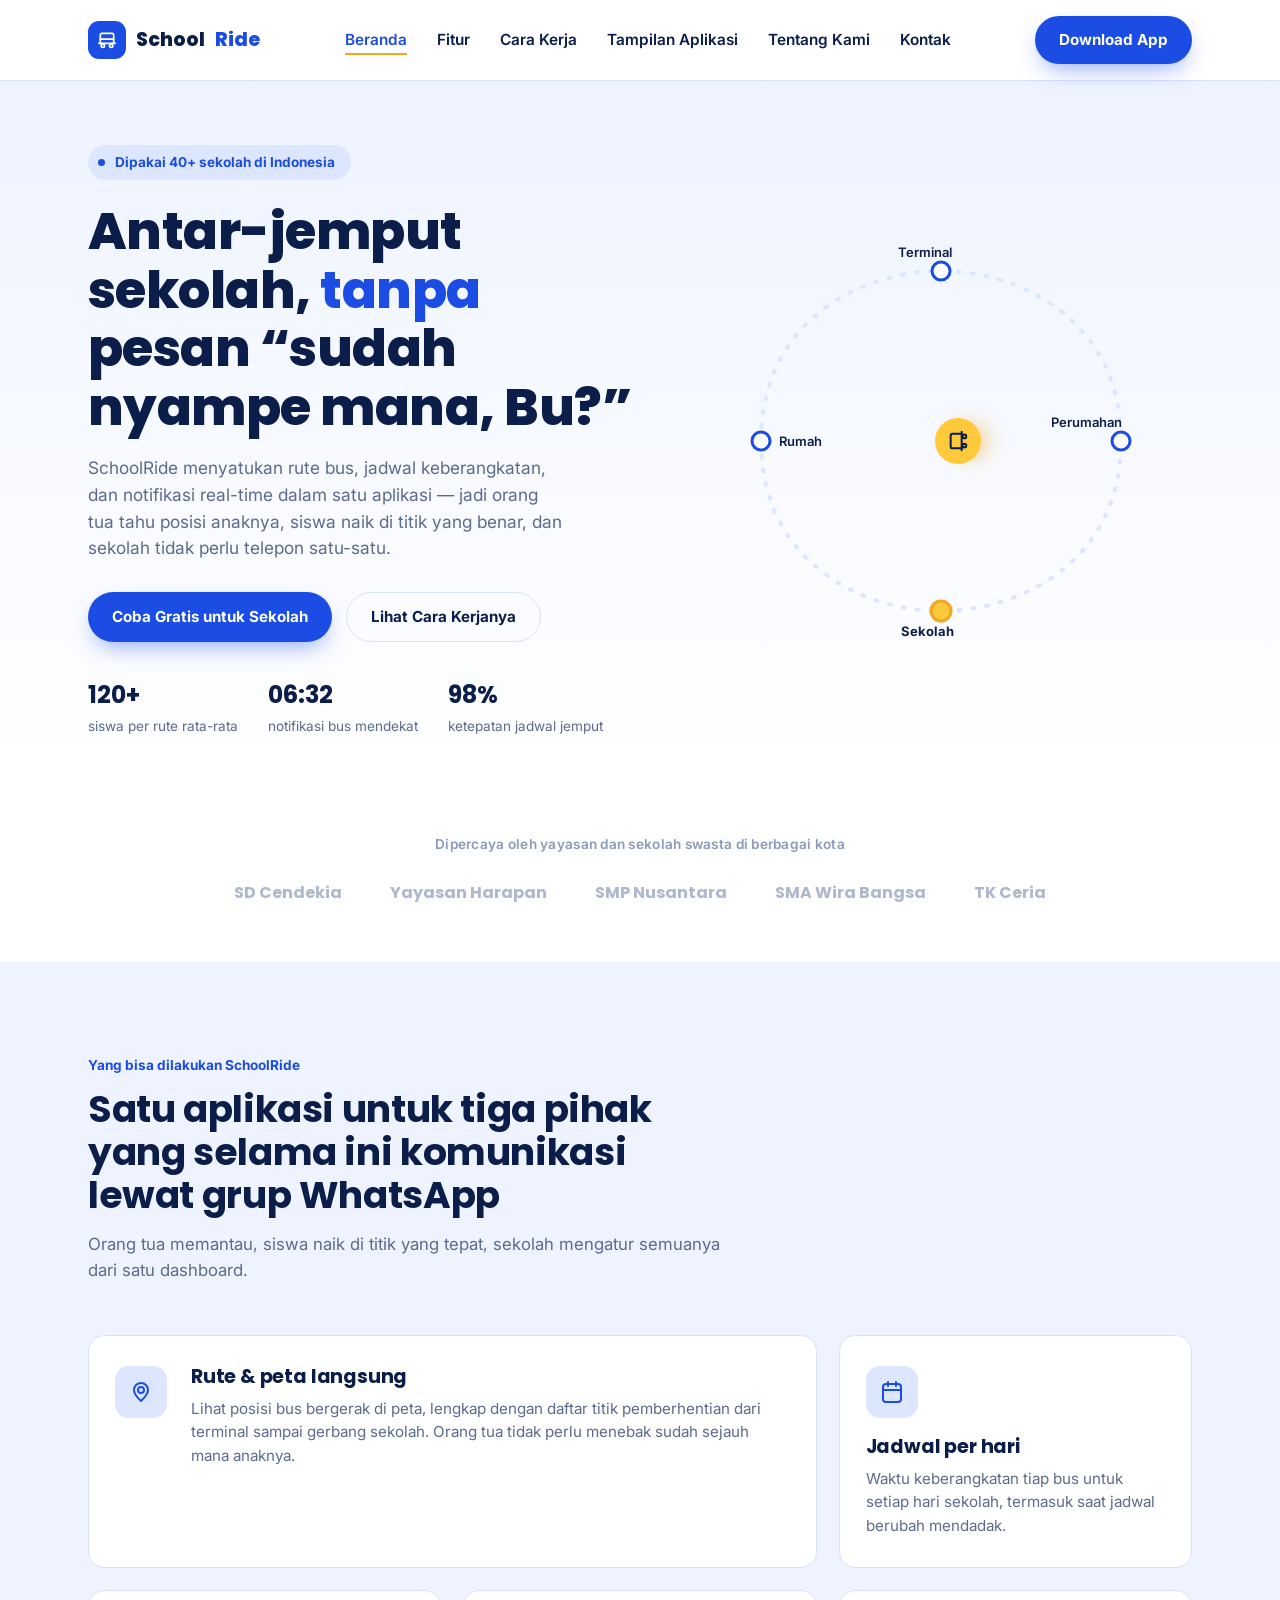
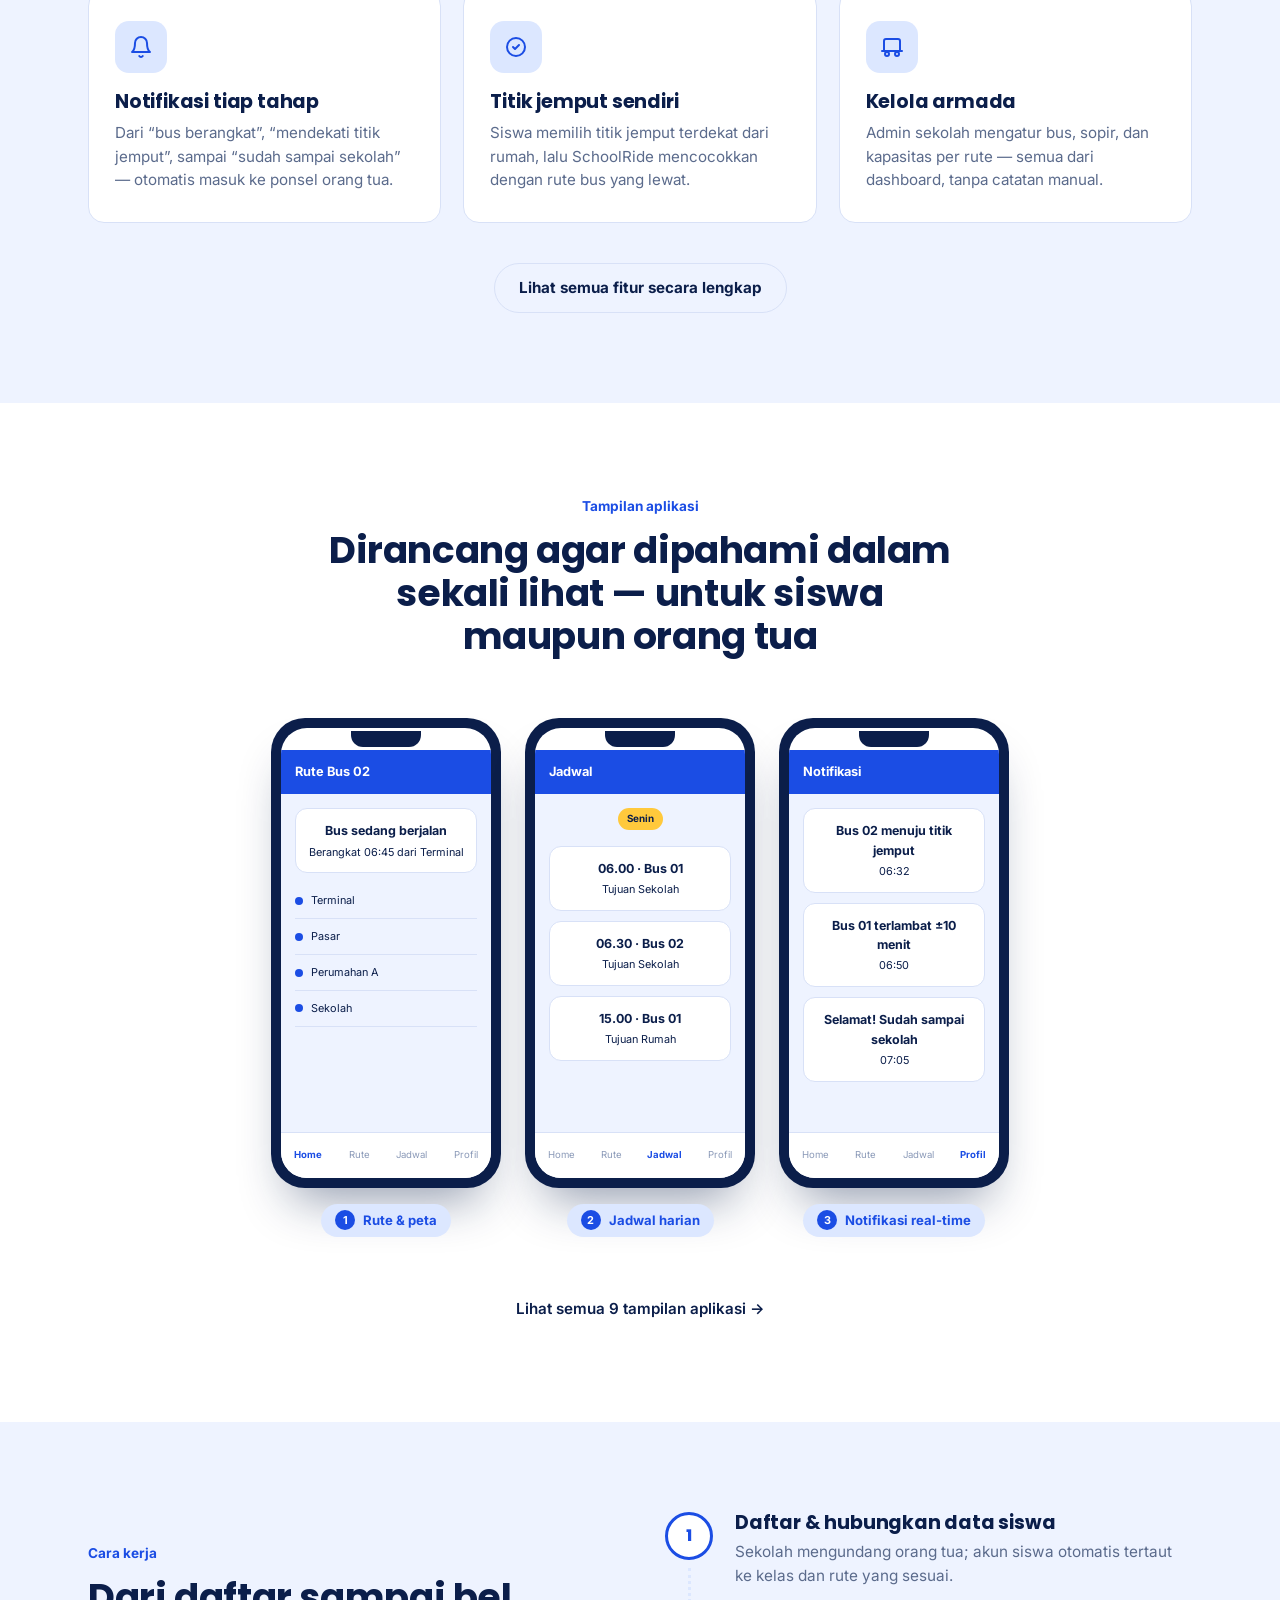
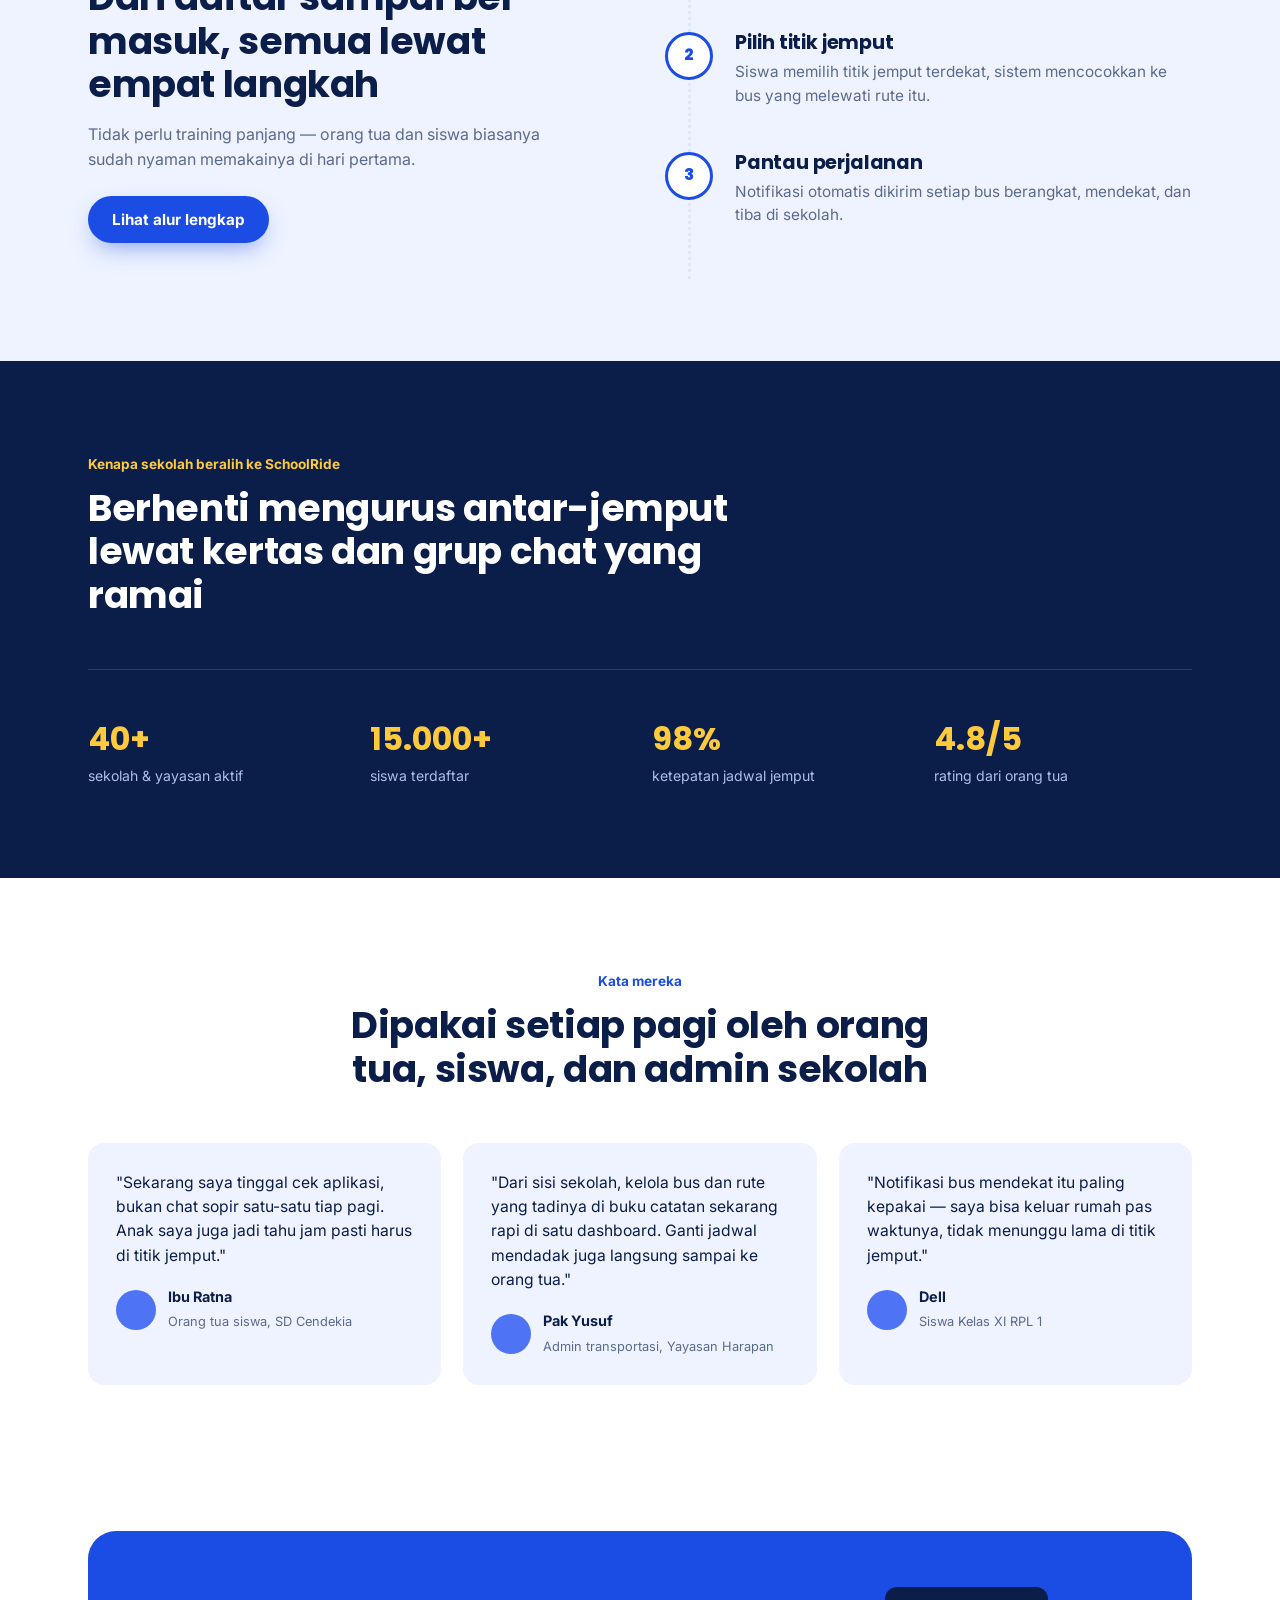
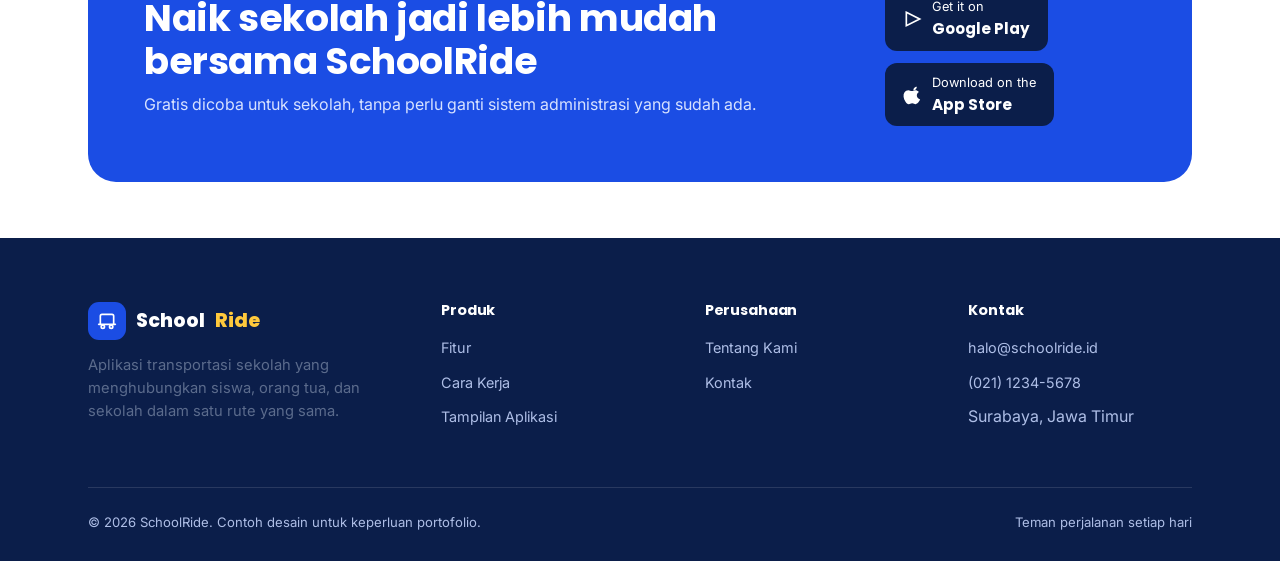
<file: index.html>
<!DOCTYPE html>
<html lang="id">
<head>
<meta charset="UTF-8">
<meta name="viewport" content="width=device-width, initial-scale=1.0">
<title>SchoolRide — Perjalanan Sekolah Jadi Lebih Mudah</title>
<meta name="description" content="SchoolRide menghubungkan siswa, orang tua, dan sekolah dalam satu aplikasi antar-jemput: rute langsung, jadwal jelas, dan notifikasi setiap tahap perjalanan.">
<link rel="preconnect" href="https://fonts.googleapis.com">
<link href="https://fonts.googleapis.com/css2?family=Poppins:wght@600;700;800&family=Inter:wght@400;500;600;700&display=swap" rel="stylesheet">
<link rel="stylesheet" href="style.css">
</head>
<body>

<header class="site-header">
  <nav class="nav">
    <a href="index.html" class="brand">
      <span class="brand-mark">
        <svg width="20" height="20" viewBox="0 0 24 24" fill="none" stroke="#fff" stroke-width="2" stroke-linecap="round" stroke-linejoin="round"><path d="M4 16V6a2 2 0 0 1 2-2h12a2 2 0 0 1 2 2v10"/><path d="M2 16h20"/><circle cx="7" cy="19" r="2"/><circle cx="17" cy="19" r="2"/><path d="M4 11h16"/></svg>
      </span>
      School<span>Ride</span>
    </a>
    <ul class="nav-links">
      <li><a href="index.html" class="active">Beranda</a></li>
      <li><a href="fitur.html">Fitur</a></li>
      <li><a href="cara-kerja.html">Cara Kerja</a></li>
      <li><a href="tampilan.html">Tampilan Aplikasi</a></li>
      <li><a href="tentang.html">Tentang Kami</a></li>
      <li><a href="kontak.html">Kontak</a></li>
    </ul>
    <div class="nav-cta">
      <a href="kontak.html" class="btn btn-ghost" style="display:none">Masuk</a>
      <a href="kontak.html" class="btn btn-primary">Download App</a>
      <button class="hamburger" aria-label="Menu"><span></span><span></span><span></span></button>
    </div>
  </nav>
</header>

<main>
  <!-- HERO -->
  <section class="hero">
    <div class="wrap hero-grid">
      <div>
        <span class="eyebrow-route"><span class="dot"></span>Dipakai 40+ sekolah di Indonesia</span>
        <h1>Antar-jemput sekolah, <span class="accent">tanpa</span> pesan “sudah nyampe mana, Bu?”</h1>
        <p class="hero-sub">SchoolRide menyatukan rute bus, jadwal keberangkatan, dan notifikasi real-time dalam satu aplikasi — jadi orang tua tahu posisi anaknya, siswa naik di titik yang benar, dan sekolah tidak perlu telepon satu-satu.</p>
        <div class="hero-actions">
          <a href="kontak.html" class="btn btn-primary">Coba Gratis untuk Sekolah</a>
          <a href="cara-kerja.html" class="btn btn-outline">Lihat Cara Kerjanya</a>
        </div>
        <div class="hero-stats">
          <div class="stat"><b>120+</b><span>siswa per rute rata-rata</span></div>
          <div class="stat"><b>06:32</b><span>notifikasi bus mendekat</span></div>
          <div class="stat"><b>98%</b><span>ketepatan jadwal jemput</span></div>
        </div>
      </div>

      <div class="hero-visual">
        <svg class="hero-route-svg" viewBox="0 0 440 420" fill="none">
          <path d="M40,210 C 40,90 140,40 220,40 S 400,90 400,210 S 300,380 220,380 S 40,330 40,210" stroke="#DCE7FF" stroke-width="4" stroke-dasharray="2 12" stroke-linecap="round"/>
          <g>
            <circle cx="40" cy="210" r="9" fill="#fff" stroke="#1B4DE4" stroke-width="3"/>
            <text x="58" y="215" font-family="Inter" font-size="13" fill="#0B1E4A" font-weight="600">Rumah</text>
          </g>
          <g>
            <circle cx="220" cy="40" r="9" fill="#fff" stroke="#1B4DE4" stroke-width="3"/>
            <text x="177" y="26" font-family="Inter" font-size="13" fill="#0B1E4A" font-weight="600">Terminal</text>
          </g>
          <g>
            <circle cx="400" cy="210" r="9" fill="#fff" stroke="#1B4DE4" stroke-width="3"/>
            <text x="330" y="196" font-family="Inter" font-size="13" fill="#0B1E4A" font-weight="600">Perumahan</text>
          </g>
          <g>
            <circle cx="220" cy="380" r="10" fill="#FFC93C" stroke="#F5A623" stroke-width="3"/>
            <text x="180" y="405" font-family="Inter" font-size="13" fill="#0B1E4A" font-weight="700">Sekolah</text>
          </g>
        </svg>
        <div class="bus-token">
          <svg width="22" height="22" viewBox="0 0 24 24" fill="none" stroke="#0B1E4A" stroke-width="2.2" stroke-linecap="round" stroke-linejoin="round"><path d="M4 16V6a2 2 0 0 1 2-2h12a2 2 0 0 1 2 2v10"/><path d="M2 16h20"/><circle cx="7" cy="19" r="2"/><circle cx="17" cy="19" r="2"/></svg>
        </div>
      </div>
    </div>
  </section>

  <!-- LOGOS / trust strip -->
  <section class="section-tight">
    <div class="wrap">
      <p class="center" style="font-size:0.85rem;font-weight:600;color:var(--slate-light);letter-spacing:0.02em;">Dipercaya oleh yayasan dan sekolah swasta di berbagai kota</p>
      <div style="display:flex;justify-content:center;gap:48px;flex-wrap:wrap;margin-top:26px;opacity:0.7;">
        <span style="font-family:var(--font-head);font-weight:700;color:var(--slate-light);">SD Cendekia</span>
        <span style="font-family:var(--font-head);font-weight:700;color:var(--slate-light);">Yayasan Harapan</span>
        <span style="font-family:var(--font-head);font-weight:700;color:var(--slate-light);">SMP Nusantara</span>
        <span style="font-family:var(--font-head);font-weight:700;color:var(--slate-light);">SMA Wira Bangsa</span>
        <span style="font-family:var(--font-head);font-weight:700;color:var(--slate-light);">TK Ceria</span>
      </div>
    </div>
  </section>

  <!-- FEATURES -->
  <section class="section section-sky" id="fitur">
    <div class="wrap">
      <div class="section-head">
        <span class="kicker">Yang bisa dilakukan SchoolRide</span>
        <h2>Satu aplikasi untuk tiga pihak yang selama ini komunikasi lewat grup WhatsApp</h2>
        <p>Orang tua memantau, siswa naik di titik yang tepat, sekolah mengatur semuanya dari satu dashboard.</p>
      </div>

      <div class="feature-grid">
        <div class="feature-card wide">
          <div class="feature-icon">
            <svg width="24" height="24" viewBox="0 0 24 24" fill="none" stroke="#1B4DE4" stroke-width="2" stroke-linecap="round" stroke-linejoin="round"><circle cx="12" cy="10" r="3"/><path d="M12 21s-7-6.5-7-11a7 7 0 1 1 14 0c0 4.5-7 11-7 11Z"/></svg>
          </div>
          <div>
            <h3>Rute &amp; peta langsung</h3>
            <p>Lihat posisi bus bergerak di peta, lengkap dengan daftar titik pemberhentian dari terminal sampai gerbang sekolah. Orang tua tidak perlu menebak sudah sejauh mana anaknya.</p>
          </div>
        </div>
        <div class="feature-card">
          <div class="feature-icon">
            <svg width="24" height="24" viewBox="0 0 24 24" fill="none" stroke="#1B4DE4" stroke-width="2" stroke-linecap="round" stroke-linejoin="round"><rect x="3" y="4" width="18" height="18" rx="3"/><path d="M16 2v4M8 2v4M3 10h18"/></svg>
          </div>
          <h3>Jadwal per hari</h3>
          <p>Waktu keberangkatan tiap bus untuk setiap hari sekolah, termasuk saat jadwal berubah mendadak.</p>
        </div>
        <div class="feature-card">
          <div class="feature-icon">
            <svg width="24" height="24" viewBox="0 0 24 24" fill="none" stroke="#1B4DE4" stroke-width="2" stroke-linecap="round" stroke-linejoin="round"><path d="M18 8a6 6 0 1 0-12 0c0 7-3 9-3 9h18s-3-2-3-9"/><path d="M13.73 21a2 2 0 0 1-3.46 0"/></svg>
          </div>
          <h3>Notifikasi tiap tahap</h3>
          <p>Dari “bus berangkat”, “mendekati titik jemput”, sampai “sudah sampai sekolah” — otomatis masuk ke ponsel orang tua.</p>
        </div>
        <div class="feature-card">
          <div class="feature-icon">
            <svg width="24" height="24" viewBox="0 0 24 24" fill="none" stroke="#1B4DE4" stroke-width="2" stroke-linecap="round" stroke-linejoin="round"><circle cx="12" cy="12" r="9"/><path d="M9 12l2 2 4-4"/></svg>
          </div>
          <h3>Titik jemput sendiri</h3>
          <p>Siswa memilih titik jemput terdekat dari rumah, lalu SchoolRide mencocokkan dengan rute bus yang lewat.</p>
        </div>
        <div class="feature-card">
          <div class="feature-icon">
            <svg width="24" height="24" viewBox="0 0 24 24" fill="none" stroke="#1B4DE4" stroke-width="2" stroke-linecap="round" stroke-linejoin="round"><path d="M4 16V6a2 2 0 0 1 2-2h12a2 2 0 0 1 2 2v10"/><path d="M2 16h20"/><circle cx="7" cy="19" r="2"/><circle cx="17" cy="19" r="2"/></svg>
          </div>
          <h3>Kelola armada</h3>
          <p>Admin sekolah mengatur bus, sopir, dan kapasitas per rute — semua dari dashboard, tanpa catatan manual.</p>
        </div>
      </div>
      <div class="center mt-40">
        <a href="fitur.html" class="btn btn-outline">Lihat semua fitur secara lengkap</a>
      </div>
    </div>
  </section>

  <!-- SCREENS PREVIEW -->
  <section class="section">
    <div class="wrap">
      <div class="section-head center">
        <span class="kicker">Tampilan aplikasi</span>
        <h2>Dirancang agar dipahami dalam sekali lihat — untuk siswa maupun orang tua</h2>
      </div>

      <div class="screens-strip" style="justify-content:center;">
        <div class="screen-item">
          <div class="phone">
            <div class="phone-screen">
              <div class="phone-notch"></div>
              <div class="phone-bar">Rute Bus 02</div>
              <div class="phone-body">
                <div class="phone-card"><b>Bus sedang berjalan</b>Berangkat 06:45 dari Terminal</div>
                <div class="phone-row"><span class="pin"></span> Terminal</div>
                <div class="phone-row"><span class="pin"></span> Pasar</div>
                <div class="phone-row"><span class="pin"></span> Perumahan A</div>
                <div class="phone-row"><span class="pin"></span> Sekolah</div>
              </div>
              <div class="phone-tabbar"><span class="active">Home</span><span>Rute</span><span>Jadwal</span><span>Profil</span></div>
            </div>
          </div>
          <span class="tag"><span class="num">1</span>Rute &amp; peta</span>
        </div>

        <div class="screen-item">
          <div class="phone">
            <div class="phone-screen">
              <div class="phone-notch"></div>
              <div class="phone-bar">Jadwal</div>
              <div class="phone-body">
                <span class="phone-pill">Senin</span>
                <div class="phone-card mt-16"><b>06.00 · Bus 01</b>Tujuan Sekolah</div>
                <div class="phone-card"><b>06.30 · Bus 02</b>Tujuan Sekolah</div>
                <div class="phone-card"><b>15.00 · Bus 01</b>Tujuan Rumah</div>
              </div>
              <div class="phone-tabbar"><span>Home</span><span>Rute</span><span class="active">Jadwal</span><span>Profil</span></div>
            </div>
          </div>
          <span class="tag"><span class="num">2</span>Jadwal harian</span>
        </div>

        <div class="screen-item">
          <div class="phone">
            <div class="phone-screen">
              <div class="phone-notch"></div>
              <div class="phone-bar">Notifikasi</div>
              <div class="phone-body">
                <div class="phone-card"><b>Bus 02 menuju titik jemput</b>06:32</div>
                <div class="phone-card"><b>Bus 01 terlambat ±10 menit</b>06:50</div>
                <div class="phone-card"><b>Selamat! Sudah sampai sekolah</b>07:05</div>
              </div>
              <div class="phone-tabbar"><span>Home</span><span>Rute</span><span>Jadwal</span><span class="active">Profil</span></div>
            </div>
          </div>
          <span class="tag"><span class="num">3</span>Notifikasi real-time</span>
        </div>
      </div>
      <div class="center mt-24">
        <a href="tampilan.html" class="btn btn-ghost">Lihat semua 9 tampilan aplikasi →</a>
      </div>
    </div>
  </section>

  <!-- HOW IT WORKS SUMMARY -->
  <section class="section section-sky">
    <div class="wrap grid-2">
      <div>
        <span class="kicker">Cara kerja</span>
        <h2>Dari daftar sampai bel masuk, semua lewat empat langkah</h2>
        <p class="mt-16" style="max-width:460px;">Tidak perlu training panjang — orang tua dan siswa biasanya sudah nyaman memakainya di hari pertama.</p>
        <a href="cara-kerja.html" class="btn btn-primary mt-24">Lihat alur lengkap</a>
      </div>
      <div class="route-v">
        <div class="step">
          <div class="step-num">1</div>
          <div class="step-body"><h3>Daftar &amp; hubungkan data siswa</h3><p>Sekolah mengundang orang tua; akun siswa otomatis tertaut ke kelas dan rute yang sesuai.</p></div>
        </div>
        <div class="step">
          <div class="step-num">2</div>
          <div class="step-body"><h3>Pilih titik jemput</h3><p>Siswa memilih titik jemput terdekat, sistem mencocokkan ke bus yang melewati rute itu.</p></div>
        </div>
        <div class="step">
          <div class="step-num">3</div>
          <div class="step-body"><h3>Pantau perjalanan</h3><p>Notifikasi otomatis dikirim setiap bus berangkat, mendekat, dan tiba di sekolah.</p></div>
        </div>
      </div>
    </div>
  </section>

  <!-- STATS / NAVY -->
  <section class="section section-navy">
    <div class="wrap">
      <div class="section-head">
        <span class="kicker" style="color:var(--yellow);">Kenapa sekolah beralih ke SchoolRide</span>
        <h2>Berhenti mengurus antar-jemput lewat kertas dan grup chat yang ramai</h2>
      </div>
      <div class="stat-band">
        <div class="stat"><b>40+</b><span>sekolah &amp; yayasan aktif</span></div>
        <div class="stat"><b>15.000+</b><span>siswa terdaftar</span></div>
        <div class="stat"><b>98%</b><span>ketepatan jadwal jemput</span></div>
        <div class="stat"><b>4.8/5</b><span>rating dari orang tua</span></div>
      </div>
    </div>
  </section>

  <!-- TESTIMONIALS -->
  <section class="section">
    <div class="wrap">
      <div class="section-head center">
        <span class="kicker">Kata mereka</span>
        <h2>Dipakai setiap pagi oleh orang tua, siswa, dan admin sekolah</h2>
      </div>
      <div class="testimonial-grid">
        <div class="testimonial">
          <p>"Sekarang saya tinggal cek aplikasi, bukan chat sopir satu-satu tiap pagi. Anak saya juga jadi tahu jam pasti harus di titik jemput."</p>
          <div class="t-person"><div class="t-avatar"></div><div><b>Ibu Ratna</b><span>Orang tua siswa, SD Cendekia</span></div></div>
        </div>
        <div class="testimonial">
          <p>"Dari sisi sekolah, kelola bus dan rute yang tadinya di buku catatan sekarang rapi di satu dashboard. Ganti jadwal mendadak juga langsung sampai ke orang tua."</p>
          <div class="t-person"><div class="t-avatar"></div><div><b>Pak Yusuf</b><span>Admin transportasi, Yayasan Harapan</span></div></div>
        </div>
        <div class="testimonial">
          <p>"Notifikasi bus mendekat itu paling kepakai — saya bisa keluar rumah pas waktunya, tidak menunggu lama di titik jemput."</p>
          <div class="t-person"><div class="t-avatar"></div><div><b>Dell</b><span>Siswa Kelas XI RPL 1</span></div></div>
        </div>
      </div>
    </div>
  </section>

  <!-- CTA -->
  <section class="section-tight">
    <div class="wrap">
      <div class="cta-band">
        <div>
          <h2>Naik sekolah jadi lebih mudah bersama SchoolRide</h2>
          <p>Gratis dicoba untuk sekolah, tanpa perlu ganti sistem administrasi yang sudah ada.</p>
        </div>
        <div class="store-badges">
          <span class="store-badge"><svg width="20" height="20" viewBox="0 0 24 24" fill="none" stroke="#fff" stroke-width="2"><path d="M4 4l16 8-16 8V4z"/></svg><span>Get it on<b>Google Play</b></span></span>
          <span class="store-badge"><svg width="20" height="20" viewBox="0 0 24 24" fill="#fff" stroke="none"><path d="M16.5 2c.1 1.1-.4 2.2-1.1 3-.7.8-1.9 1.4-2.9 1.3-.1-1 .5-2.2 1.1-2.9C14.3 2.6 15.4 2 16.5 2zM20.6 17.3c-.5 1.1-.8 1.6-1.5 2.6-1 1.4-2.4 3.1-4.1 3.1-1.5 0-1.9-1-4-1-2 0-2.5 1-4 1-1.7 0-3-1.6-4-3-2.7-3.9-3-8.5-1.3-11 1.2-1.8 3-2.8 4.7-2.8 1.7 0 2.8 1 4.2 1 1.4 0 2.2-1 4.2-1 1.5 0 3.1.8 4.3 2.3-3.8 2.1-3.2 7.5 1.5 8.8z"/></svg><span>Download on the<b>App Store</b></span></span>
        </div>
      </div>
    </div>
  </section>
</main>

<footer class="site-footer">
  <div class="wrap">
    <div class="footer-grid">
      <div class="footer-brand">
        <a href="index.html" class="brand"><span class="brand-mark"><svg width="20" height="20" viewBox="0 0 24 24" fill="none" stroke="#fff" stroke-width="2" stroke-linecap="round" stroke-linejoin="round"><path d="M4 16V6a2 2 0 0 1 2-2h12a2 2 0 0 1 2 2v10"/><path d="M2 16h20"/><circle cx="7" cy="19" r="2"/><circle cx="17" cy="19" r="2"/></svg></span>School<span>Ride</span></a>
        <p>Aplikasi transportasi sekolah yang menghubungkan siswa, orang tua, dan sekolah dalam satu rute yang sama.</p>
      </div>
      <div class="footer-col">
        <h4>Produk</h4>
        <ul>
          <li><a href="fitur.html">Fitur</a></li>
          <li><a href="cara-kerja.html">Cara Kerja</a></li>
          <li><a href="tampilan.html">Tampilan Aplikasi</a></li>
        </ul>
      </div>
      <div class="footer-col">
        <h4>Perusahaan</h4>
        <ul>
          <li><a href="tentang.html">Tentang Kami</a></li>
          <li><a href="kontak.html">Kontak</a></li>
        </ul>
      </div>
      <div class="footer-col">
        <h4>Kontak</h4>
        <ul>
          <li><a href="mailto:halo@schoolride.id">halo@schoolride.id</a></li>
          <li><a href="tel:+622112345678">(021) 1234-5678</a></li>
          <li><span>Surabaya, Jawa Timur</span></li>
        </ul>
      </div>
    </div>
    <div class="footer-bottom">
      <span>© 2026 SchoolRide. Contoh desain untuk keperluan portofolio.</span>
      <span>Teman perjalanan setiap hari</span>
    </div>
  </div>
</footer>

<script src="main.js"></script>
</body>
</html>
</file>
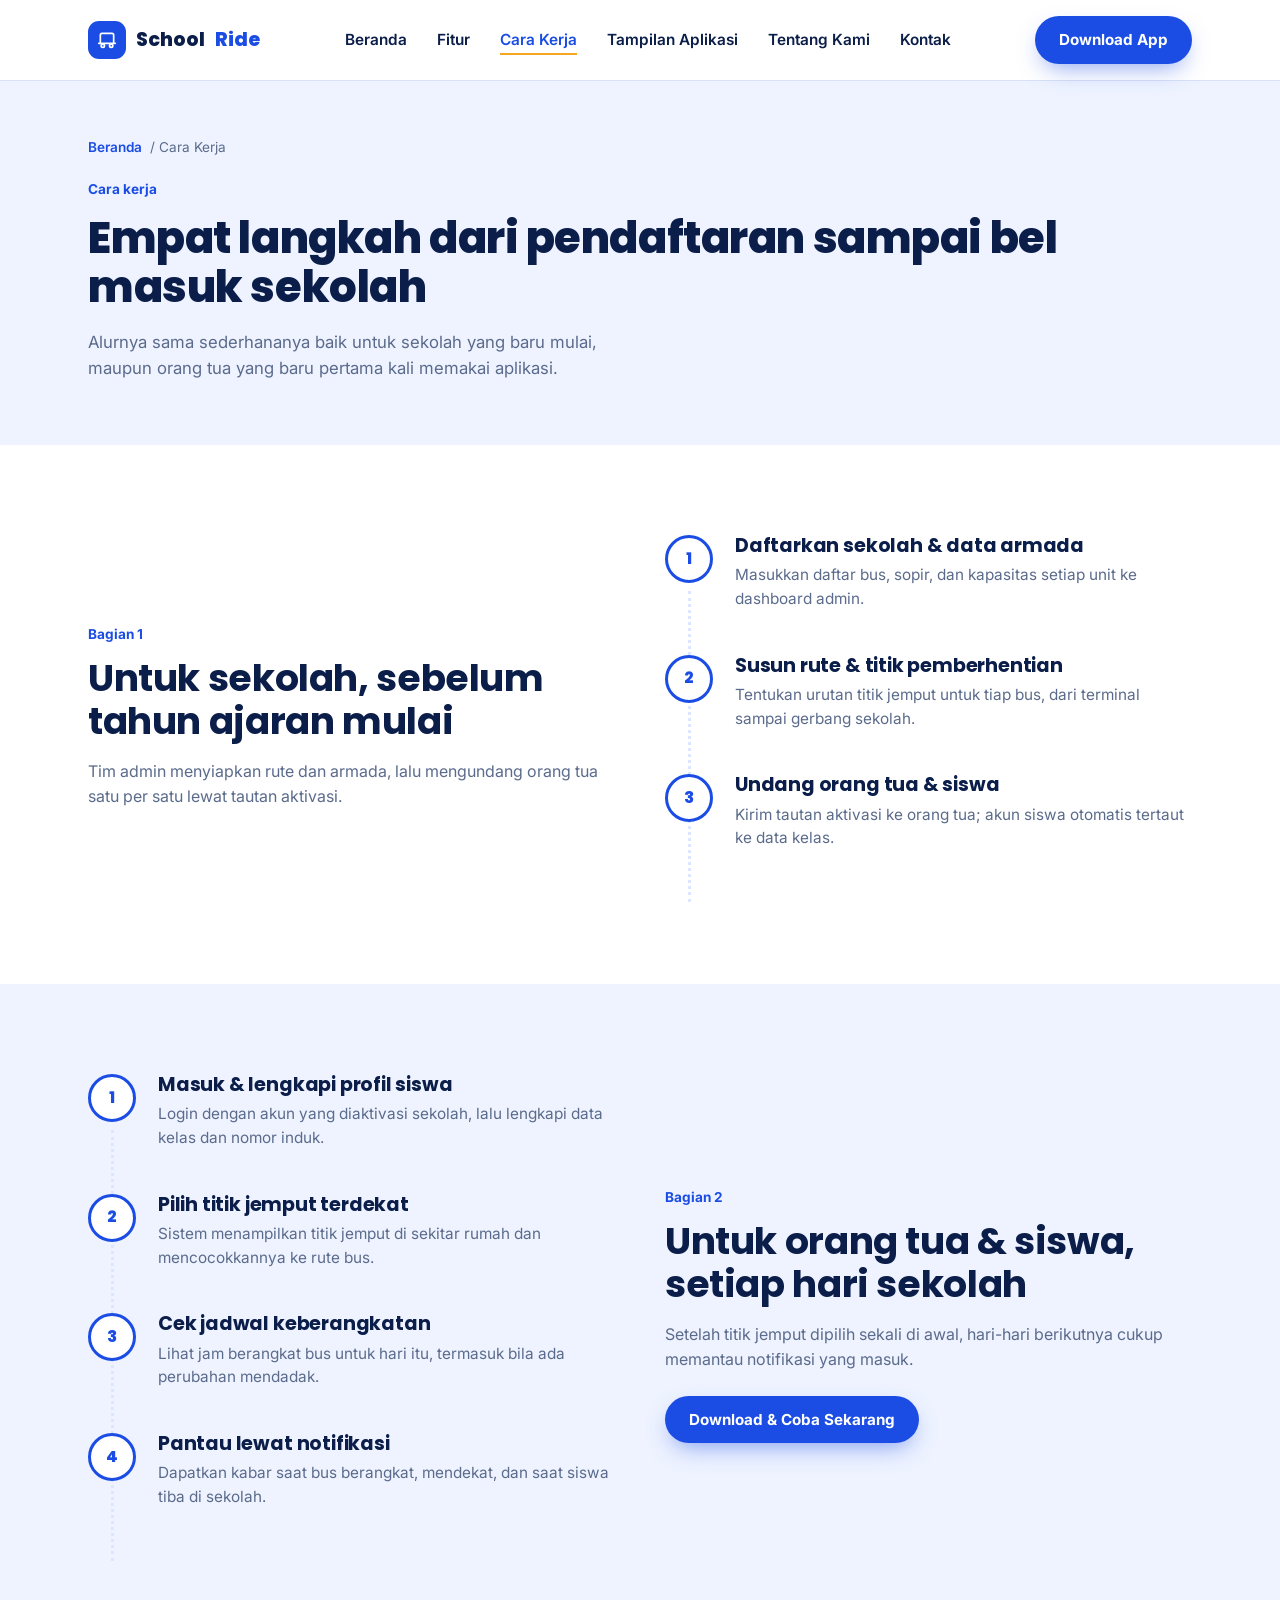
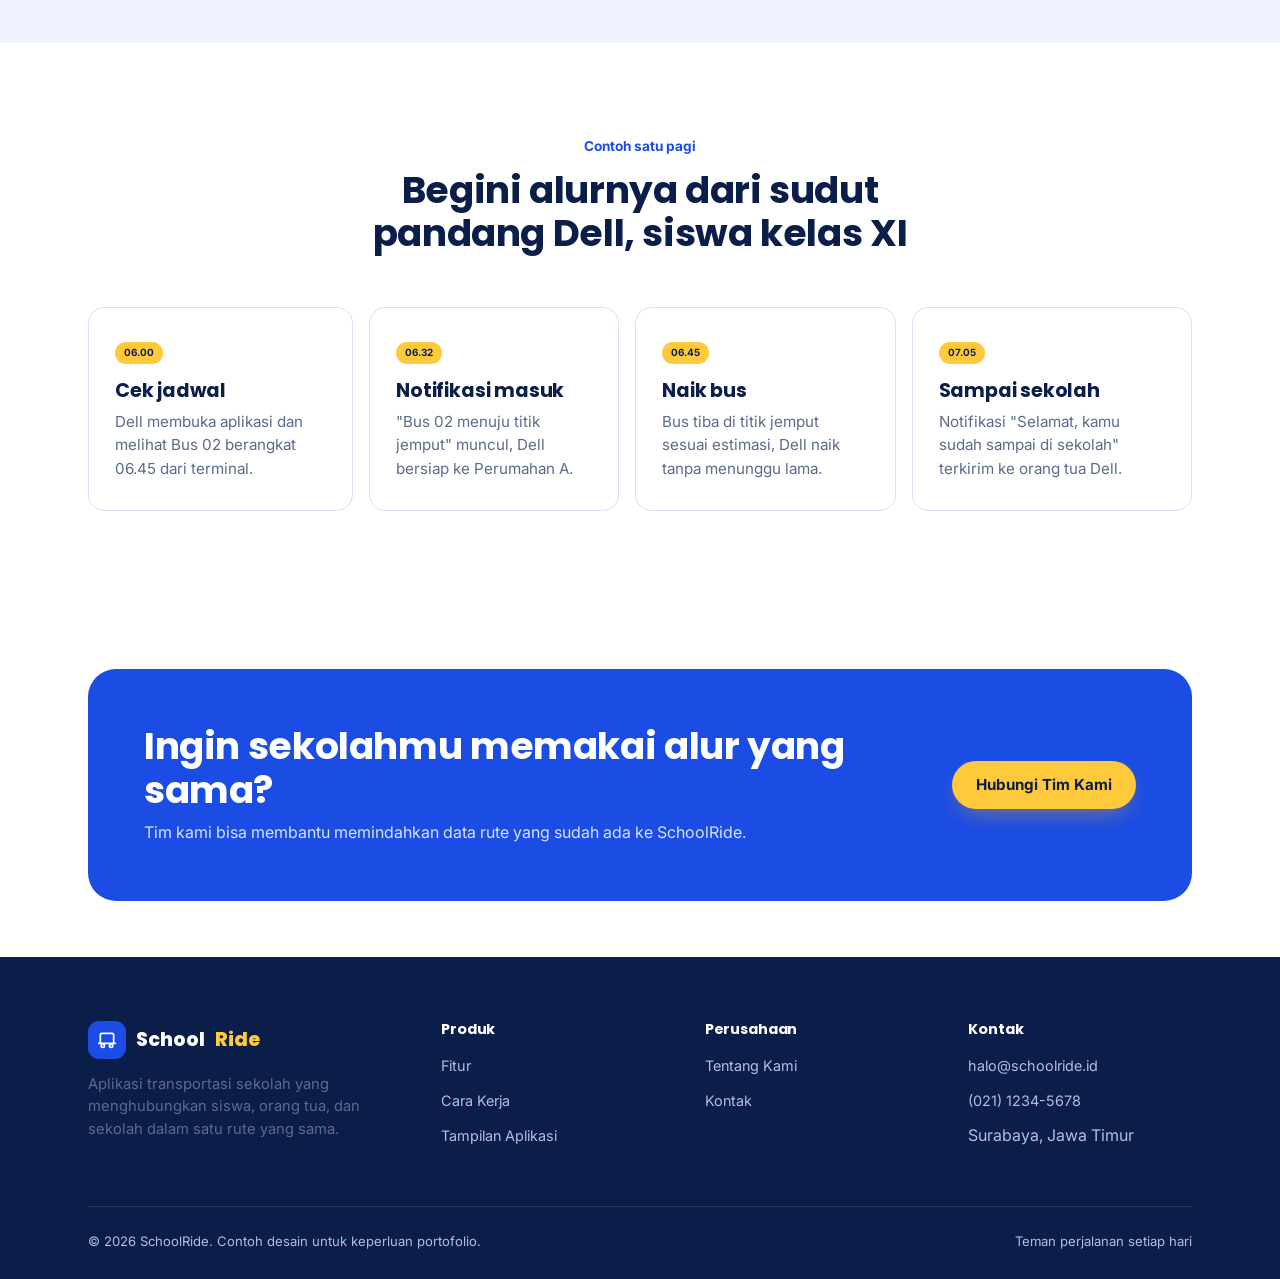
<file: cara-kerja.html>
<!DOCTYPE html>
<html lang="id">
<head>
<meta charset="UTF-8">
<meta name="viewport" content="width=device-width, initial-scale=1.0">
<title>Cara Kerja — SchoolRide</title>
<meta name="description" content="Alur pemakaian SchoolRide dari pendaftaran sekolah, aktivasi orang tua, pemilihan titik jemput, sampai pemantauan perjalanan setiap hari.">
<link rel="preconnect" href="https://fonts.googleapis.com">
<link href="https://fonts.googleapis.com/css2?family=Poppins:wght@600;700;800&family=Inter:wght@400;500;600;700&display=swap" rel="stylesheet">
<link rel="stylesheet" href="style.css">
</head>
<body>

<header class="site-header">
  <nav class="nav">
    <a href="index.html" class="brand">
      <span class="brand-mark"><svg width="20" height="20" viewBox="0 0 24 24" fill="none" stroke="#fff" stroke-width="2" stroke-linecap="round" stroke-linejoin="round"><path d="M4 16V6a2 2 0 0 1 2-2h12a2 2 0 0 1 2 2v10"/><path d="M2 16h20"/><circle cx="7" cy="19" r="2"/><circle cx="17" cy="19" r="2"/></svg></span>
      School<span>Ride</span>
    </a>
    <ul class="nav-links">
      <li><a href="index.html">Beranda</a></li>
      <li><a href="fitur.html">Fitur</a></li>
      <li><a href="cara-kerja.html" class="active">Cara Kerja</a></li>
      <li><a href="tampilan.html">Tampilan Aplikasi</a></li>
      <li><a href="tentang.html">Tentang Kami</a></li>
      <li><a href="kontak.html">Kontak</a></li>
    </ul>
    <div class="nav-cta">
      <a href="kontak.html" class="btn btn-primary">Download App</a>
      <button class="hamburger" aria-label="Menu"><span></span><span></span><span></span></button>
    </div>
  </nav>
</header>

<main>
  <section class="page-hero">
    <div class="wrap">
      <div class="breadcrumb"><a href="index.html">Beranda</a> / Cara Kerja</div>
      <span class="kicker">Cara kerja</span>
      <h1>Empat langkah dari pendaftaran sampai bel masuk sekolah</h1>
      <p>Alurnya sama sederhananya baik untuk sekolah yang baru mulai, maupun orang tua yang baru pertama kali memakai aplikasi.</p>
    </div>
  </section>

  <!-- STEPS FOR SCHOOL -->
  <section class="section">
    <div class="wrap grid-2">
      <div>
        <span class="kicker">Bagian 1</span>
        <h2>Untuk sekolah, sebelum tahun ajaran mulai</h2>
        <p class="mt-16">Tim admin menyiapkan rute dan armada, lalu mengundang orang tua satu per satu lewat tautan aktivasi.</p>
      </div>
      <div class="route-v">
        <div class="step">
          <div class="step-num">1</div>
          <div class="step-body">
            <h3>Daftarkan sekolah &amp; data armada</h3>
            <p>Masukkan daftar bus, sopir, dan kapasitas setiap unit ke dashboard admin.</p>
          </div>
        </div>
        <div class="step">
          <div class="step-num">2</div>
          <div class="step-body">
            <h3>Susun rute &amp; titik pemberhentian</h3>
            <p>Tentukan urutan titik jemput untuk tiap bus, dari terminal sampai gerbang sekolah.</p>
          </div>
        </div>
        <div class="step">
          <div class="step-num">3</div>
          <div class="step-body">
            <h3>Undang orang tua &amp; siswa</h3>
            <p>Kirim tautan aktivasi ke orang tua; akun siswa otomatis tertaut ke data kelas.</p>
          </div>
        </div>
      </div>
    </div>
  </section>

  <!-- STEPS FOR PARENT/STUDENT -->
  <section class="section section-sky">
    <div class="wrap grid-2">
      <div style="order:2;">
        <span class="kicker">Bagian 2</span>
        <h2>Untuk orang tua &amp; siswa, setiap hari sekolah</h2>
        <p class="mt-16">Setelah titik jemput dipilih sekali di awal, hari-hari berikutnya cukup memantau notifikasi yang masuk.</p>
        <a href="kontak.html" class="btn btn-primary mt-24">Download &amp; Coba Sekarang</a>
      </div>
      <div class="route-v" style="order:1;">
        <div class="step">
          <div class="step-num">1</div>
          <div class="step-body">
            <h3>Masuk &amp; lengkapi profil siswa</h3>
            <p>Login dengan akun yang diaktivasi sekolah, lalu lengkapi data kelas dan nomor induk.</p>
          </div>
        </div>
        <div class="step">
          <div class="step-num">2</div>
          <div class="step-body">
            <h3>Pilih titik jemput terdekat</h3>
            <p>Sistem menampilkan titik jemput di sekitar rumah dan mencocokkannya ke rute bus.</p>
          </div>
        </div>
        <div class="step">
          <div class="step-num">3</div>
          <div class="step-body">
            <h3>Cek jadwal keberangkatan</h3>
            <p>Lihat jam berangkat bus untuk hari itu, termasuk bila ada perubahan mendadak.</p>
          </div>
        </div>
        <div class="step">
          <div class="step-num">4</div>
          <div class="step-body">
            <h3>Pantau lewat notifikasi</h3>
            <p>Dapatkan kabar saat bus berangkat, mendekat, dan saat siswa tiba di sekolah.</p>
          </div>
        </div>
      </div>
    </div>
  </section>

  <!-- A DAY IN THE LIFE -->
  <section class="section">
    <div class="wrap">
      <div class="section-head center">
        <span class="kicker">Contoh satu pagi</span>
        <h2>Begini alurnya dari sudut pandang Dell, siswa kelas XI</h2>
      </div>
      <div style="display:flex;gap:16px;overflow-x:auto;padding-bottom:12px;">
        <div class="feature-card" style="min-width:220px;">
          <span class="phone-pill">06.00</span>
          <h3 class="mt-16">Cek jadwal</h3>
          <p>Dell membuka aplikasi dan melihat Bus 02 berangkat 06.45 dari terminal.</p>
        </div>
        <div class="feature-card" style="min-width:220px;">
          <span class="phone-pill">06.32</span>
          <h3 class="mt-16">Notifikasi masuk</h3>
          <p>"Bus 02 menuju titik jemput" muncul, Dell bersiap ke Perumahan A.</p>
        </div>
        <div class="feature-card" style="min-width:220px;">
          <span class="phone-pill">06.45</span>
          <h3 class="mt-16">Naik bus</h3>
          <p>Bus tiba di titik jemput sesuai estimasi, Dell naik tanpa menunggu lama.</p>
        </div>
        <div class="feature-card" style="min-width:220px;">
          <span class="phone-pill">07.05</span>
          <h3 class="mt-16">Sampai sekolah</h3>
          <p>Notifikasi "Selamat, kamu sudah sampai di sekolah" terkirim ke orang tua Dell.</p>
        </div>
      </div>
    </div>
  </section>

  <section class="section-tight">
    <div class="wrap">
      <div class="cta-band">
        <div>
          <h2>Ingin sekolahmu memakai alur yang sama?</h2>
          <p>Tim kami bisa membantu memindahkan data rute yang sudah ada ke SchoolRide.</p>
        </div>
        <a href="kontak.html" class="btn btn-yellow">Hubungi Tim Kami</a>
      </div>
    </div>
  </section>
</main>

<footer class="site-footer">
  <div class="wrap">
    <div class="footer-grid">
      <div class="footer-brand">
        <a href="index.html" class="brand"><span class="brand-mark"><svg width="20" height="20" viewBox="0 0 24 24" fill="none" stroke="#fff" stroke-width="2" stroke-linecap="round" stroke-linejoin="round"><path d="M4 16V6a2 2 0 0 1 2-2h12a2 2 0 0 1 2 2v10"/><path d="M2 16h20"/><circle cx="7" cy="19" r="2"/><circle cx="17" cy="19" r="2"/></svg></span>School<span>Ride</span></a>
        <p>Aplikasi transportasi sekolah yang menghubungkan siswa, orang tua, dan sekolah dalam satu rute yang sama.</p>
      </div>
      <div class="footer-col">
        <h4>Produk</h4>
        <ul><li><a href="fitur.html">Fitur</a></li><li><a href="cara-kerja.html">Cara Kerja</a></li><li><a href="tampilan.html">Tampilan Aplikasi</a></li></ul>
      </div>
      <div class="footer-col">
        <h4>Perusahaan</h4>
        <ul><li><a href="tentang.html">Tentang Kami</a></li><li><a href="kontak.html">Kontak</a></li></ul>
      </div>
      <div class="footer-col">
        <h4>Kontak</h4>
        <ul><li><a href="mailto:halo@schoolride.id">halo@schoolride.id</a></li><li><a href="tel:+622112345678">(021) 1234-5678</a></li><li><span>Surabaya, Jawa Timur</span></li></ul>
      </div>
    </div>
    <div class="footer-bottom">
      <span>© 2026 SchoolRide. Contoh desain untuk keperluan portofolio.</span>
      <span>Teman perjalanan setiap hari</span>
    </div>
  </div>
</footer>

<script src="main.js"></script>
</body>
</html>
</file>
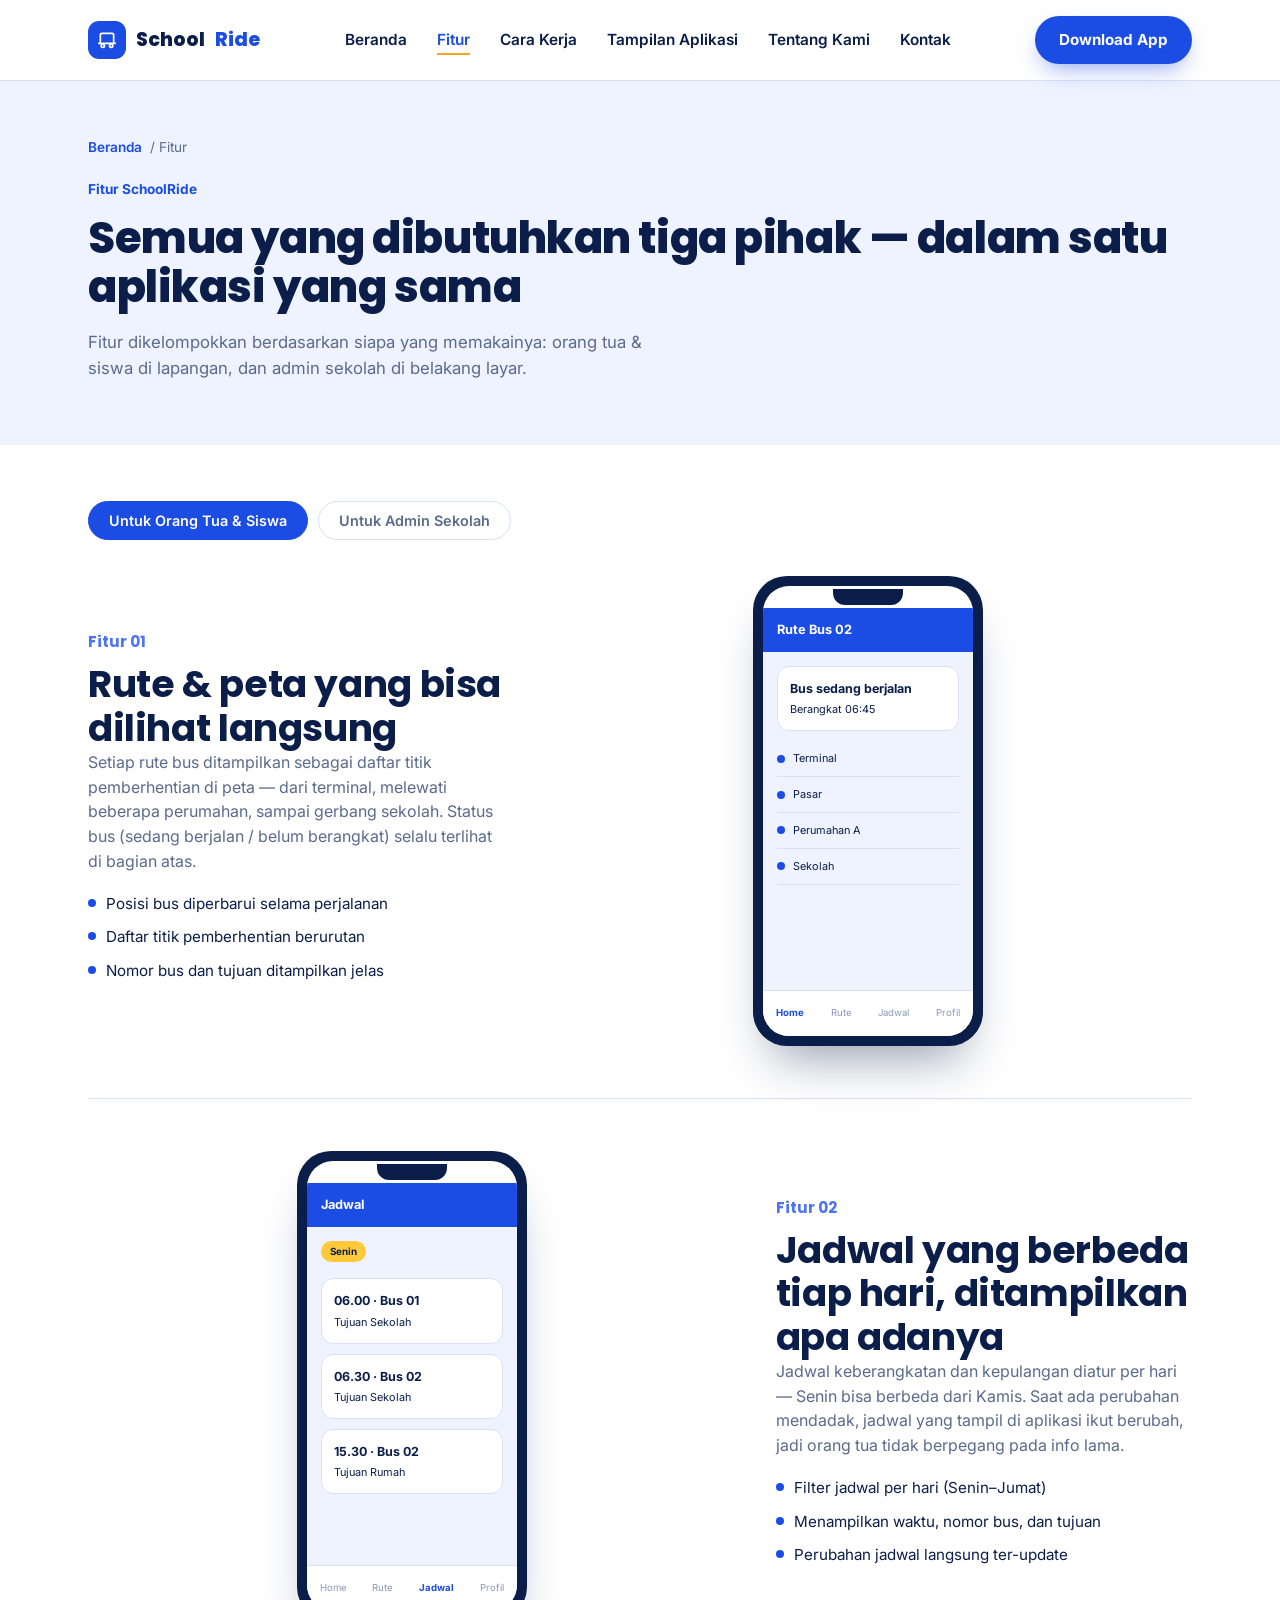
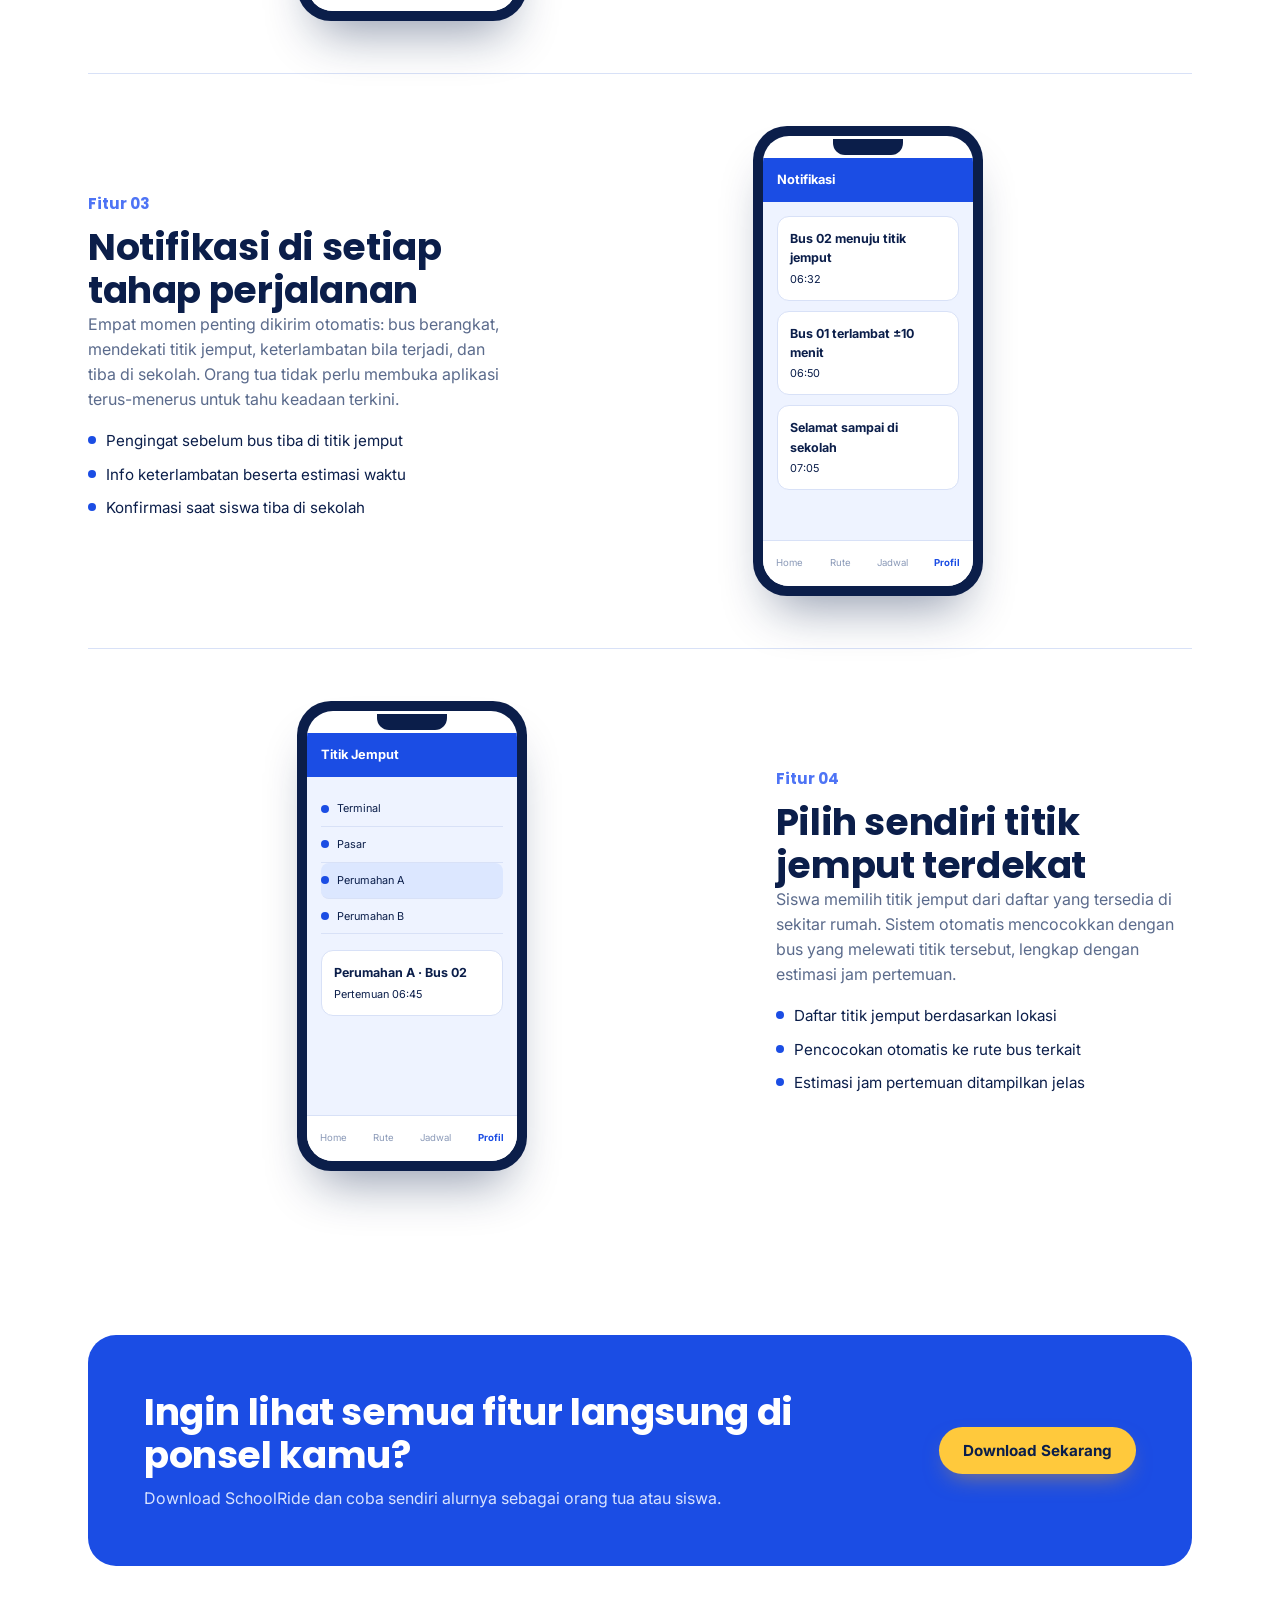
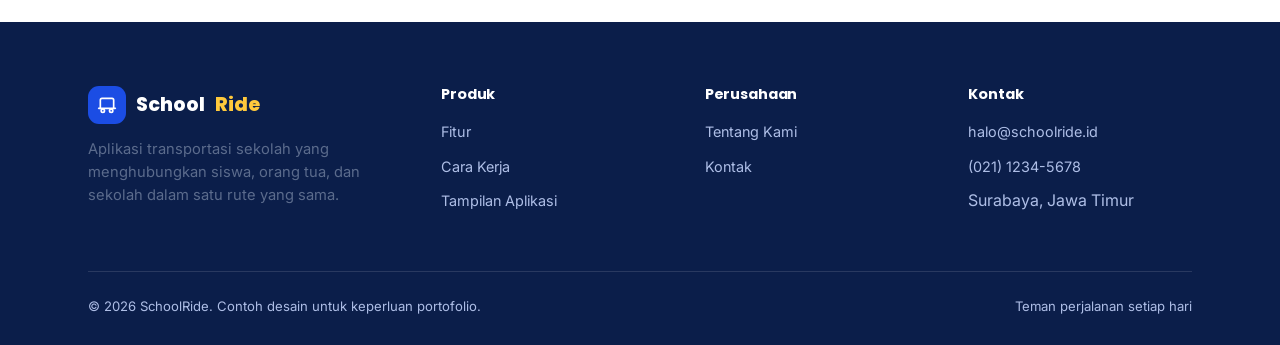
<file: fitur.html>
<!DOCTYPE html>
<html lang="id">
<head>
<meta charset="UTF-8">
<meta name="viewport" content="width=device-width, initial-scale=1.0">
<title>Fitur — SchoolRide</title>
<meta name="description" content="Rute & peta langsung, jadwal harian, notifikasi real-time, titik jemput, dan dashboard admin — semua fitur SchoolRide untuk orang tua, siswa, dan sekolah.">
<link rel="preconnect" href="https://fonts.googleapis.com">
<link href="https://fonts.googleapis.com/css2?family=Poppins:wght@600;700;800&family=Inter:wght@400;500;600;700&display=swap" rel="stylesheet">
<link rel="stylesheet" href="style.css">
</head>
<body>

<header class="site-header">
  <nav class="nav">
    <a href="index.html" class="brand">
      <span class="brand-mark"><svg width="20" height="20" viewBox="0 0 24 24" fill="none" stroke="#fff" stroke-width="2" stroke-linecap="round" stroke-linejoin="round"><path d="M4 16V6a2 2 0 0 1 2-2h12a2 2 0 0 1 2 2v10"/><path d="M2 16h20"/><circle cx="7" cy="19" r="2"/><circle cx="17" cy="19" r="2"/></svg></span>
      School<span>Ride</span>
    </a>
    <ul class="nav-links">
      <li><a href="index.html">Beranda</a></li>
      <li><a href="fitur.html" class="active">Fitur</a></li>
      <li><a href="cara-kerja.html">Cara Kerja</a></li>
      <li><a href="tampilan.html">Tampilan Aplikasi</a></li>
      <li><a href="tentang.html">Tentang Kami</a></li>
      <li><a href="kontak.html">Kontak</a></li>
    </ul>
    <div class="nav-cta">
      <a href="kontak.html" class="btn btn-primary">Download App</a>
      <button class="hamburger" aria-label="Menu"><span></span><span></span><span></span></button>
    </div>
  </nav>
</header>

<main>
  <section class="page-hero">
    <div class="wrap">
      <div class="breadcrumb"><a href="index.html">Beranda</a> / Fitur</div>
      <span class="kicker">Fitur SchoolRide</span>
      <h1>Semua yang dibutuhkan tiga pihak — dalam satu aplikasi yang sama</h1>
      <p>Fitur dikelompokkan berdasarkan siapa yang memakainya: orang tua &amp; siswa di lapangan, dan admin sekolah di belakang layar.</p>
    </div>
  </section>

  <!-- ROLE TABS -->
  <section class="section-tight">
    <div class="wrap">
      <div class="role-tabs">
        <button class="role-tab active" data-role="ortu">Untuk Orang Tua &amp; Siswa</button>
        <button class="role-tab" data-role="admin">Untuk Admin Sekolah</button>
      </div>

      <!-- ORTU PANEL -->
      <div data-role-panel="ortu">
        <div class="detail-row">
          <div>
            <span class="detail-num">Fitur 01</span>
            <h2>Rute &amp; peta yang bisa dilihat langsung</h2>
            <p>Setiap rute bus ditampilkan sebagai daftar titik pemberhentian di peta — dari terminal, melewati beberapa perumahan, sampai gerbang sekolah. Status bus (sedang berjalan / belum berangkat) selalu terlihat di bagian atas.</p>
            <ul>
              <li><span class="pin"></span> Posisi bus diperbarui selama perjalanan</li>
              <li><span class="pin"></span> Daftar titik pemberhentian berurutan</li>
              <li><span class="pin"></span> Nomor bus dan tujuan ditampilkan jelas</li>
            </ul>
          </div>
          <div class="phone" style="margin:0 auto;">
            <div class="phone-screen">
              <div class="phone-notch"></div>
              <div class="phone-bar">Rute Bus 02</div>
              <div class="phone-body">
                <div class="phone-card"><b>Bus sedang berjalan</b>Berangkat 06:45</div>
                <div class="phone-row"><span class="pin"></span> Terminal</div>
                <div class="phone-row"><span class="pin"></span> Pasar</div>
                <div class="phone-row"><span class="pin"></span> Perumahan A</div>
                <div class="phone-row"><span class="pin"></span> Sekolah</div>
              </div>
              <div class="phone-tabbar"><span class="active">Home</span><span>Rute</span><span>Jadwal</span><span>Profil</span></div>
            </div>
          </div>
        </div>

        <div class="detail-row reverse">
          <div>
            <span class="detail-num">Fitur 02</span>
            <h2>Jadwal yang berbeda tiap hari, ditampilkan apa adanya</h2>
            <p>Jadwal keberangkatan dan kepulangan diatur per hari — Senin bisa berbeda dari Kamis. Saat ada perubahan mendadak, jadwal yang tampil di aplikasi ikut berubah, jadi orang tua tidak berpegang pada info lama.</p>
            <ul>
              <li><span class="pin"></span> Filter jadwal per hari (Senin–Jumat)</li>
              <li><span class="pin"></span> Menampilkan waktu, nomor bus, dan tujuan</li>
              <li><span class="pin"></span> Perubahan jadwal langsung ter-update</li>
            </ul>
          </div>
          <div class="phone" style="margin:0 auto;">
            <div class="phone-screen">
              <div class="phone-notch"></div>
              <div class="phone-bar">Jadwal</div>
              <div class="phone-body">
                <span class="phone-pill">Senin</span>
                <div class="phone-card mt-16"><b>06.00 · Bus 01</b>Tujuan Sekolah</div>
                <div class="phone-card"><b>06.30 · Bus 02</b>Tujuan Sekolah</div>
                <div class="phone-card"><b>15.30 · Bus 02</b>Tujuan Rumah</div>
              </div>
              <div class="phone-tabbar"><span>Home</span><span>Rute</span><span class="active">Jadwal</span><span>Profil</span></div>
            </div>
          </div>
        </div>

        <div class="detail-row">
          <div>
            <span class="detail-num">Fitur 03</span>
            <h2>Notifikasi di setiap tahap perjalanan</h2>
            <p>Empat momen penting dikirim otomatis: bus berangkat, mendekati titik jemput, keterlambatan bila terjadi, dan tiba di sekolah. Orang tua tidak perlu membuka aplikasi terus-menerus untuk tahu keadaan terkini.</p>
            <ul>
              <li><span class="pin"></span> Pengingat sebelum bus tiba di titik jemput</li>
              <li><span class="pin"></span> Info keterlambatan beserta estimasi waktu</li>
              <li><span class="pin"></span> Konfirmasi saat siswa tiba di sekolah</li>
            </ul>
          </div>
          <div class="phone" style="margin:0 auto;">
            <div class="phone-screen">
              <div class="phone-notch"></div>
              <div class="phone-bar">Notifikasi</div>
              <div class="phone-body">
                <div class="phone-card"><b>Bus 02 menuju titik jemput</b>06:32</div>
                <div class="phone-card"><b>Bus 01 terlambat ±10 menit</b>06:50</div>
                <div class="phone-card"><b>Selamat sampai di sekolah</b>07:05</div>
              </div>
              <div class="phone-tabbar"><span>Home</span><span>Rute</span><span>Jadwal</span><span class="active">Profil</span></div>
            </div>
          </div>
        </div>

        <div class="detail-row reverse">
          <div>
            <span class="detail-num">Fitur 04</span>
            <h2>Pilih sendiri titik jemput terdekat</h2>
            <p>Siswa memilih titik jemput dari daftar yang tersedia di sekitar rumah. Sistem otomatis mencocokkan dengan bus yang melewati titik tersebut, lengkap dengan estimasi jam pertemuan.</p>
            <ul>
              <li><span class="pin"></span> Daftar titik jemput berdasarkan lokasi</li>
              <li><span class="pin"></span> Pencocokan otomatis ke rute bus terkait</li>
              <li><span class="pin"></span> Estimasi jam pertemuan ditampilkan jelas</li>
            </ul>
          </div>
          <div class="phone" style="margin:0 auto;">
            <div class="phone-screen">
              <div class="phone-notch"></div>
              <div class="phone-bar">Titik Jemput</div>
              <div class="phone-body">
                <div class="phone-row"><span class="pin"></span> Terminal</div>
                <div class="phone-row"><span class="pin"></span> Pasar</div>
                <div class="phone-row" style="background:var(--sky-deep);border-radius:8px;"><span class="pin"></span> Perumahan A</div>
                <div class="phone-row"><span class="pin"></span> Perumahan B</div>
                <div class="phone-card mt-16"><b>Perumahan A · Bus 02</b>Pertemuan 06:45</div>
              </div>
              <div class="phone-tabbar"><span>Home</span><span>Rute</span><span>Jadwal</span><span class="active">Profil</span></div>
            </div>
          </div>
        </div>
      </div>

      <!-- ADMIN PANEL -->
      <div data-role-panel="admin" style="display:none;">
        <div class="detail-row">
          <div>
            <span class="detail-num">Fitur 01</span>
            <h2>Kelola armada dari satu dashboard</h2>
            <p>Data bus, jumlah unit, dan jumlah siswa yang terdaftar tampil dalam satu ringkasan. Tidak ada lagi catatan armada yang tersebar di banyak file.</p>
            <ul>
              <li><span class="pin"></span> Ringkasan jumlah bus dan siswa aktif</li>
              <li><span class="pin"></span> Data setiap bus dan sopir tersimpan rapi</li>
              <li><span class="pin"></span> Riwayat perubahan tercatat otomatis</li>
            </ul>
          </div>
          <div class="phone" style="margin:0 auto;">
            <div class="phone-screen">
              <div class="phone-notch"></div>
              <div class="phone-bar">Detail Rute Bus 02</div>
              <div class="phone-body">
                <div style="display:flex;gap:8px;margin-bottom:10px;">
                  <div class="phone-card" style="flex:1;margin-bottom:0;"><b>5</b>Jumlah Bus</div>
                  <div class="phone-card" style="flex:1;margin-bottom:0;"><b>120</b>Jumlah Siswa</div>
                </div>
                <div class="phone-row"><span class="pin"></span> Kelola Bus</div>
                <div class="phone-row"><span class="pin"></span> Kelola Jadwal</div>
                <div class="phone-row"><span class="pin"></span> Kelola Rute</div>
                <div class="phone-row"><span class="pin"></span> Kelola Titik Jemput</div>
              </div>
              <div class="phone-tabbar"><span>Home</span><span>Rute</span><span>Jadwal</span><span class="active">Profil</span></div>
            </div>
          </div>
        </div>

        <div class="detail-row reverse">
          <div>
            <span class="detail-num">Fitur 02</span>
            <h2>Atur rute dan titik jemput tanpa perlu tim IT</h2>
            <p>Tambah, ubah, atau nonaktifkan titik pemberhentian langsung dari dashboard. Perubahan tersebut otomatis tampil di aplikasi orang tua dan siswa tanpa perlu update manual.</p>
            <ul>
              <li><span class="pin"></span> Susun urutan titik pemberhentian dengan drag</li>
              <li><span class="pin"></span> Tetapkan bus dan sopir per rute</li>
              <li><span class="pin"></span> Perubahan langsung tersinkron ke pengguna</li>
            </ul>
          </div>
          <div class="phone" style="margin:0 auto;">
            <div class="phone-screen">
              <div class="phone-notch"></div>
              <div class="phone-bar">Kelola Rute</div>
              <div class="phone-body">
                <div class="phone-row"><span class="pin"></span> Rute Bus 01 · 4 titik</div>
                <div class="phone-row"><span class="pin"></span> Rute Bus 02 · 5 titik</div>
                <div class="phone-row"><span class="pin"></span> Rute Bus 03 · 3 titik</div>
                <div class="phone-card mt-16"><b>+ Tambah titik jemput</b>Perumahan C</div>
              </div>
              <div class="phone-tabbar"><span>Home</span><span>Rute</span><span>Jadwal</span><span class="active">Profil</span></div>
            </div>
          </div>
        </div>

        <div class="detail-row">
          <div>
            <span class="detail-num">Fitur 03</span>
            <h2>Kirim pengumuman ke satu rute atau seluruh sekolah</h2>
            <p>Perubahan jadwal, bus pengganti, atau info penting lain bisa dikirim ke orang tua dalam satu rute tertentu, atau ke seluruh pengguna sekaligus.</p>
            <ul>
              <li><span class="pin"></span> Pilih target: satu rute atau semua pengguna</li>
              <li><span class="pin"></span> Terkirim sebagai notifikasi di aplikasi</li>
              <li><span class="pin"></span> Riwayat pengumuman tersimpan</li>
            </ul>
          </div>
          <div class="phone" style="margin:0 auto;">
            <div class="phone-screen">
              <div class="phone-notch"></div>
              <div class="phone-bar">Pengumuman</div>
              <div class="phone-body">
                <div class="phone-card"><b>Jadwal berubah untuk hari Senin</b>Rute Bus 01</div>
                <div class="phone-card mt-16"><b>+ Buat pengumuman baru</b>Pilih target rute</div>
              </div>
              <div class="phone-tabbar"><span>Home</span><span>Rute</span><span>Jadwal</span><span class="active">Profil</span></div>
            </div>
          </div>
        </div>
      </div>
    </div>
  </section>

  <section class="section-tight">
    <div class="wrap">
      <div class="cta-band">
        <div>
          <h2>Ingin lihat semua fitur langsung di ponsel kamu?</h2>
          <p>Download SchoolRide dan coba sendiri alurnya sebagai orang tua atau siswa.</p>
        </div>
        <a href="kontak.html" class="btn btn-yellow">Download Sekarang</a>
      </div>
    </div>
  </section>
</main>

<footer class="site-footer">
  <div class="wrap">
    <div class="footer-grid">
      <div class="footer-brand">
        <a href="index.html" class="brand"><span class="brand-mark"><svg width="20" height="20" viewBox="0 0 24 24" fill="none" stroke="#fff" stroke-width="2" stroke-linecap="round" stroke-linejoin="round"><path d="M4 16V6a2 2 0 0 1 2-2h12a2 2 0 0 1 2 2v10"/><path d="M2 16h20"/><circle cx="7" cy="19" r="2"/><circle cx="17" cy="19" r="2"/></svg></span>School<span>Ride</span></a>
        <p>Aplikasi transportasi sekolah yang menghubungkan siswa, orang tua, dan sekolah dalam satu rute yang sama.</p>
      </div>
      <div class="footer-col">
        <h4>Produk</h4>
        <ul><li><a href="fitur.html">Fitur</a></li><li><a href="cara-kerja.html">Cara Kerja</a></li><li><a href="tampilan.html">Tampilan Aplikasi</a></li></ul>
      </div>
      <div class="footer-col">
        <h4>Perusahaan</h4>
        <ul><li><a href="tentang.html">Tentang Kami</a></li><li><a href="kontak.html">Kontak</a></li></ul>
      </div>
      <div class="footer-col">
        <h4>Kontak</h4>
        <ul><li><a href="mailto:halo@schoolride.id">halo@schoolride.id</a></li><li><a href="tel:+622112345678">(021) 1234-5678</a></li><li><span>Surabaya, Jawa Timur</span></li></ul>
      </div>
    </div>
    <div class="footer-bottom">
      <span>© 2026 SchoolRide. Contoh desain untuk keperluan portofolio.</span>
      <span>Teman perjalanan setiap hari</span>
    </div>
  </div>
</footer>

<script src="main.js"></script>
</body>
</html>
</file>
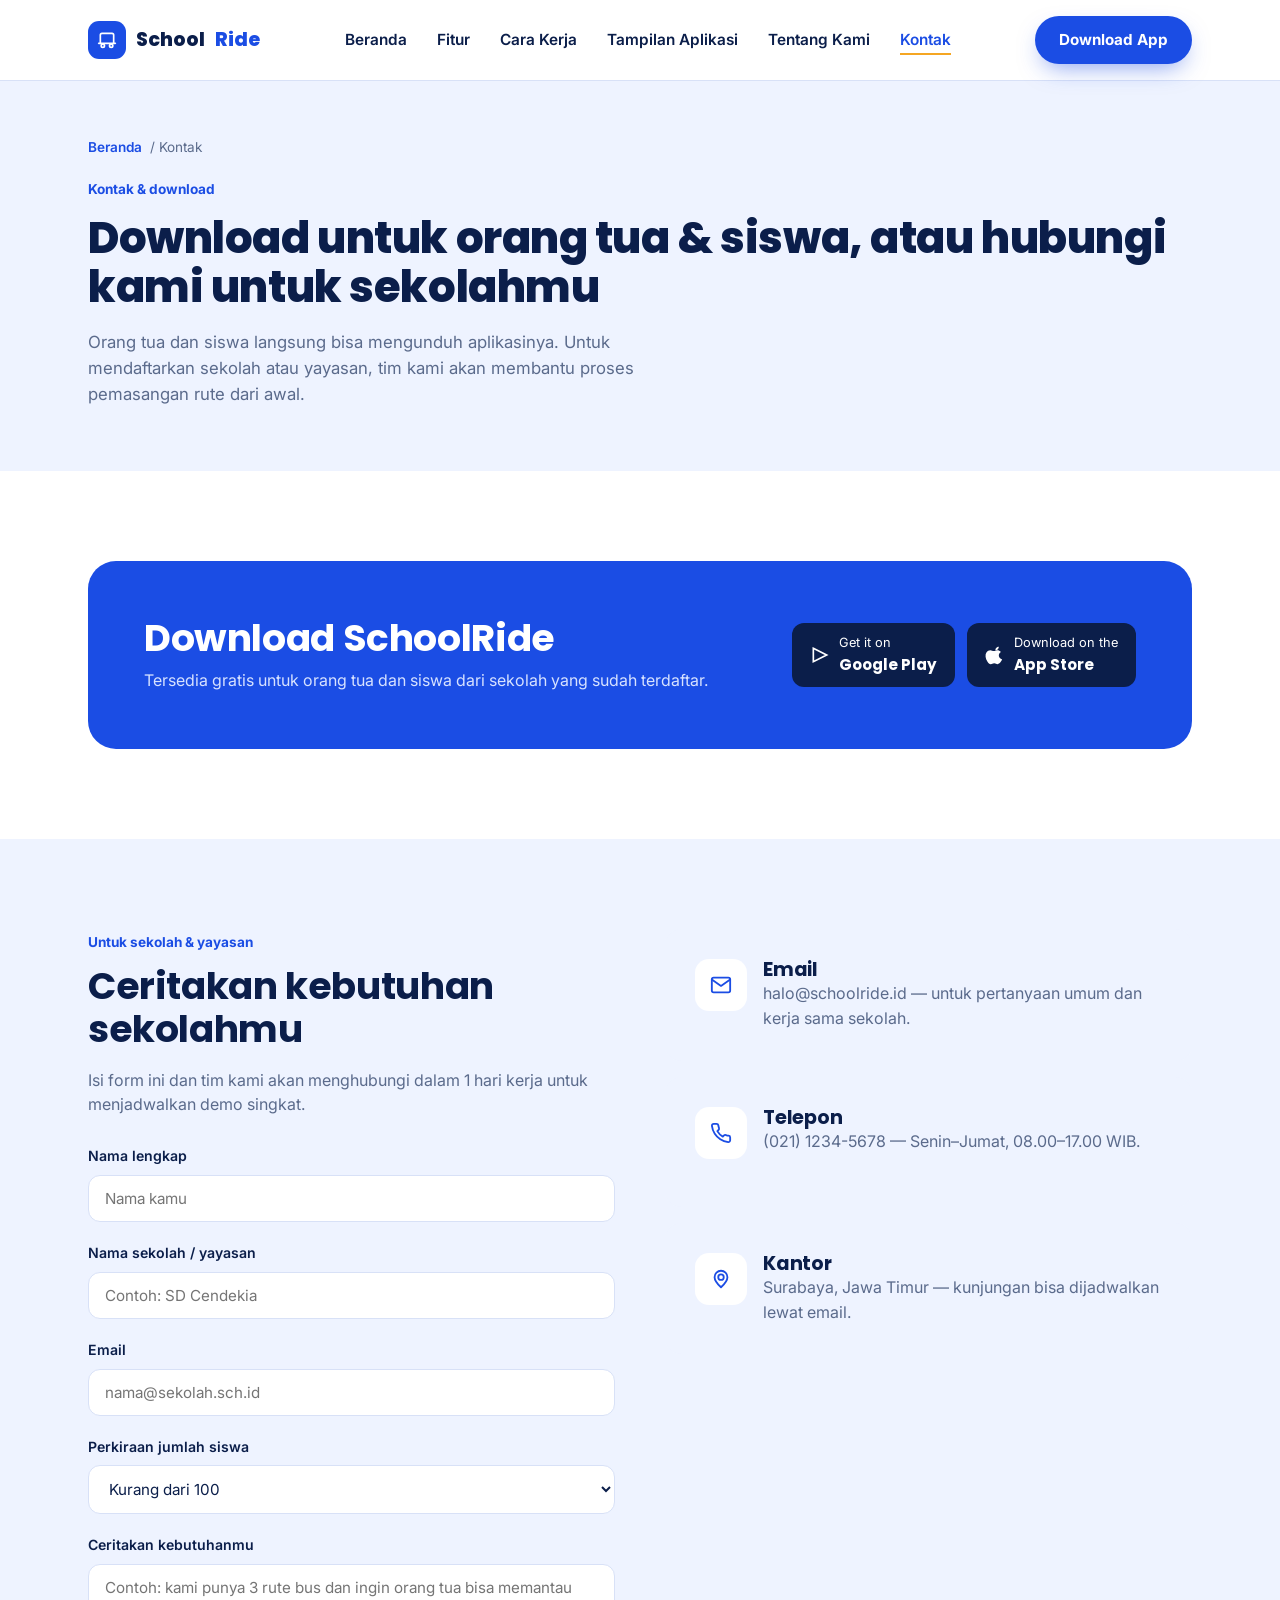
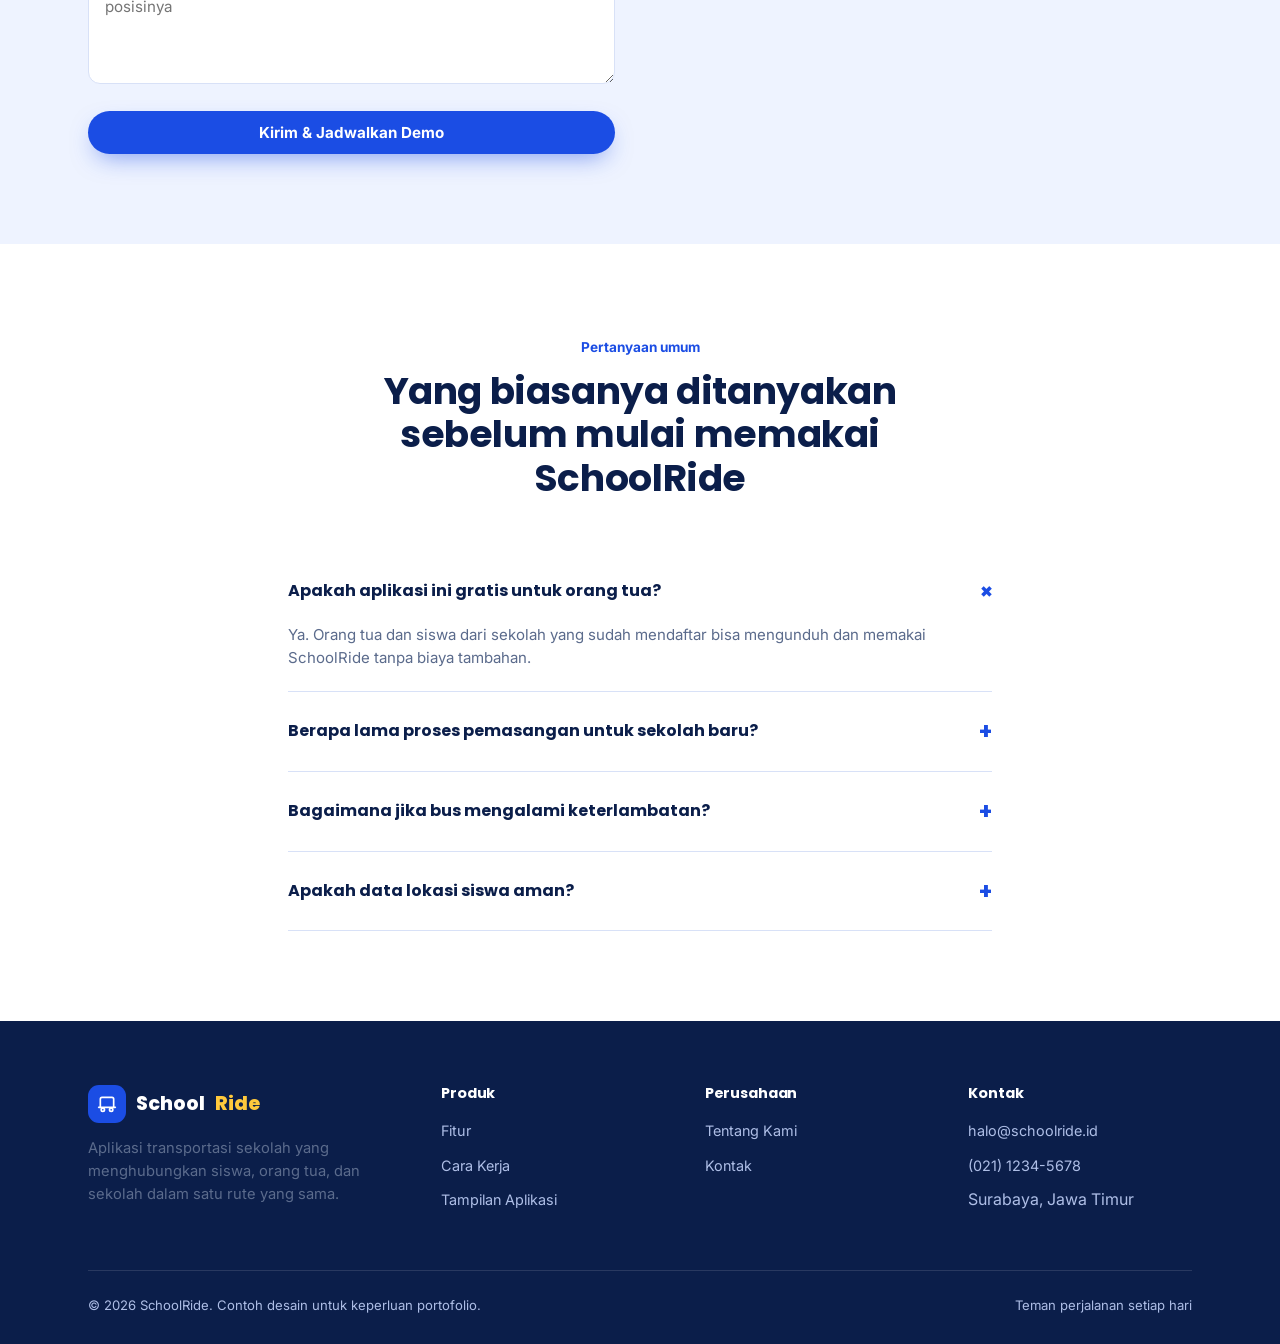
<file: kontak.html>
<!DOCTYPE html>
<html lang="id">
<head>
<meta charset="UTF-8">
<meta name="viewport" content="width=device-width, initial-scale=1.0">
<title>Kontak &amp; Download — SchoolRide</title>
<meta name="description" content="Download SchoolRide di Google Play dan App Store, atau hubungi tim kami untuk mendaftarkan sekolah kamu.">
<link rel="preconnect" href="https://fonts.googleapis.com">
<link href="https://fonts.googleapis.com/css2?family=Poppins:wght@600;700;800&family=Inter:wght@400;500;600;700&display=swap" rel="stylesheet">
<link rel="stylesheet" href="style.css">
</head>
<body>

<header class="site-header">
  <nav class="nav">
    <a href="index.html" class="brand">
      <span class="brand-mark"><svg width="20" height="20" viewBox="0 0 24 24" fill="none" stroke="#fff" stroke-width="2" stroke-linecap="round" stroke-linejoin="round"><path d="M4 16V6a2 2 0 0 1 2-2h12a2 2 0 0 1 2 2v10"/><path d="M2 16h20"/><circle cx="7" cy="19" r="2"/><circle cx="17" cy="19" r="2"/></svg></span>
      School<span>Ride</span>
    </a>
    <ul class="nav-links">
      <li><a href="index.html">Beranda</a></li>
      <li><a href="fitur.html">Fitur</a></li>
      <li><a href="cara-kerja.html">Cara Kerja</a></li>
      <li><a href="tampilan.html">Tampilan Aplikasi</a></li>
      <li><a href="tentang.html">Tentang Kami</a></li>
      <li><a href="kontak.html" class="active">Kontak</a></li>
    </ul>
    <div class="nav-cta">
      <a href="#download" class="btn btn-primary">Download App</a>
      <button class="hamburger" aria-label="Menu"><span></span><span></span><span></span></button>
    </div>
  </nav>
</header>

<main>
  <section class="page-hero">
    <div class="wrap">
      <div class="breadcrumb"><a href="index.html">Beranda</a> / Kontak</div>
      <span class="kicker">Kontak &amp; download</span>
      <h1>Download untuk orang tua &amp; siswa, atau hubungi kami untuk sekolahmu</h1>
      <p>Orang tua dan siswa langsung bisa mengunduh aplikasinya. Untuk mendaftarkan sekolah atau yayasan, tim kami akan membantu proses pemasangan rute dari awal.</p>
    </div>
  </section>

  <!-- DOWNLOAD -->
  <section class="section" id="download">
    <div class="wrap">
      <div class="cta-band">
        <div>
          <h2>Download SchoolRide</h2>
          <p>Tersedia gratis untuk orang tua dan siswa dari sekolah yang sudah terdaftar.</p>
        </div>
        <div class="store-badges">
          <span class="store-badge"><svg width="20" height="20" viewBox="0 0 24 24" fill="none" stroke="#fff" stroke-width="2"><path d="M4 4l16 8-16 8V4z"/></svg><span>Get it on<b>Google Play</b></span></span>
          <span class="store-badge"><svg width="20" height="20" viewBox="0 0 24 24" fill="#fff" stroke="none"><path d="M16.5 2c.1 1.1-.4 2.2-1.1 3-.7.8-1.9 1.4-2.9 1.3-.1-1 .5-2.2 1.1-2.9C14.3 2.6 15.4 2 16.5 2zM20.6 17.3c-.5 1.1-.8 1.6-1.5 2.6-1 1.4-2.4 3.1-4.1 3.1-1.5 0-1.9-1-4-1-2 0-2.5 1-4 1-1.7 0-3-1.6-4-3-2.7-3.9-3-8.5-1.3-11 1.2-1.8 3-2.8 4.7-2.8 1.7 0 2.8 1 4.2 1 1.4 0 2.2-1 4.2-1 1.5 0 3.1.8 4.3 2.3-3.8 2.1-3.2 7.5 1.5 8.8z"/></svg><span>Download on the<b>App Store</b></span></span>
        </div>
      </div>
    </div>
  </section>

  <!-- CONTACT FORM + INFO -->
  <section class="section section-sky">
    <div class="wrap contact-grid">
      <div>
        <span class="kicker">Untuk sekolah &amp; yayasan</span>
        <h2>Ceritakan kebutuhan sekolahmu</h2>
        <p class="mt-16" style="margin-bottom:28px;">Isi form ini dan tim kami akan menghubungi dalam 1 hari kerja untuk menjadwalkan demo singkat.</p>

        <form id="contact-form">
          <div class="form-field">
            <label for="nama">Nama lengkap</label>
            <input id="nama" type="text" placeholder="Nama kamu" required>
          </div>
          <div class="form-field">
            <label for="sekolah">Nama sekolah / yayasan</label>
            <input id="sekolah" type="text" placeholder="Contoh: SD Cendekia" required>
          </div>
          <div class="form-field">
            <label for="email">Email</label>
            <input id="email" type="email" placeholder="nama@sekolah.sch.id" required>
          </div>
          <div class="form-field">
            <label for="jumlah">Perkiraan jumlah siswa</label>
            <select id="jumlah">
              <option>Kurang dari 100</option>
              <option>100–500</option>
              <option>500–1000</option>
              <option>Lebih dari 1000</option>
            </select>
          </div>
          <div class="form-field">
            <label for="pesan">Ceritakan kebutuhanmu</label>
            <textarea id="pesan" placeholder="Contoh: kami punya 3 rute bus dan ingin orang tua bisa memantau posisinya"></textarea>
          </div>
          <button type="submit" class="btn btn-primary" style="width:100%;">Kirim &amp; Jadwalkan Demo</button>
          <p id="form-note" style="display:none;margin-top:14px;font-size:0.9rem;color:var(--blue);"></p>
        </form>
      </div>

      <div>
        <div class="contact-info-card">
          <div class="feature-icon" style="background:var(--white);"><svg width="22" height="22" viewBox="0 0 24 24" fill="none" stroke="#1B4DE4" stroke-width="2" stroke-linecap="round" stroke-linejoin="round"><rect x="2" y="4" width="20" height="16" rx="2"/><path d="M22 6 12 13 2 6"/></svg></div>
          <div><h3>Email</h3><p>halo@schoolride.id — untuk pertanyaan umum dan kerja sama sekolah.</p></div>
        </div>
        <div class="contact-info-card">
          <div class="feature-icon" style="background:var(--white);"><svg width="22" height="22" viewBox="0 0 24 24" fill="none" stroke="#1B4DE4" stroke-width="2" stroke-linecap="round" stroke-linejoin="round"><path d="M22 16.9v3a2 2 0 0 1-2.2 2 19.8 19.8 0 0 1-8.6-3.1 19.5 19.5 0 0 1-6-6A19.8 19.8 0 0 1 2.1 4.2 2 2 0 0 1 4.1 2h3a2 2 0 0 1 2 1.7c.1 1 .4 2 .7 2.9a2 2 0 0 1-.5 2.1L8 10a16 16 0 0 0 6 6l1.3-1.3a2 2 0 0 1 2.1-.5c.9.3 1.9.6 2.9.7a2 2 0 0 1 1.7 2Z"/></svg></div>
          <div><h3>Telepon</h3><p>(021) 1234-5678 — Senin–Jumat, 08.00–17.00 WIB.</p></div>
        </div>
        <div class="contact-info-card">
          <div class="feature-icon" style="background:var(--white);"><svg width="22" height="22" viewBox="0 0 24 24" fill="none" stroke="#1B4DE4" stroke-width="2" stroke-linecap="round" stroke-linejoin="round"><circle cx="12" cy="10" r="3"/><path d="M12 21s-7-6.5-7-11a7 7 0 1 1 14 0c0 4.5-7 11-7 11Z"/></svg></div>
          <div><h3>Kantor</h3><p>Surabaya, Jawa Timur — kunjungan bisa dijadwalkan lewat email.</p></div>
        </div>
      </div>
    </div>
  </section>

  <!-- FAQ -->
  <section class="section">
    <div class="wrap" style="max-width:760px;margin:0 auto;">
      <div class="section-head center" style="margin-left:auto;margin-right:auto;">
        <span class="kicker">Pertanyaan umum</span>
        <h2>Yang biasanya ditanyakan sebelum mulai memakai SchoolRide</h2>
      </div>
      <div class="faq-list">
        <div class="faq-item open">
          <div class="faq-q"><span>Apakah aplikasi ini gratis untuk orang tua?</span><span class="plus">+</span></div>
          <div class="faq-a"><p>Ya. Orang tua dan siswa dari sekolah yang sudah mendaftar bisa mengunduh dan memakai SchoolRide tanpa biaya tambahan.</p></div>
        </div>
        <div class="faq-item">
          <div class="faq-q"><span>Berapa lama proses pemasangan untuk sekolah baru?</span><span class="plus">+</span></div>
          <div class="faq-a"><p>Untuk sekolah dengan 1–5 rute, biasanya rute dan akun sudah siap dipakai dalam 3–5 hari kerja setelah data armada diserahkan.</p></div>
        </div>
        <div class="faq-item">
          <div class="faq-q"><span>Bagaimana jika bus mengalami keterlambatan?</span><span class="plus">+</span></div>
          <div class="faq-a"><p>Admin sekolah atau sopir dapat menandai keterlambatan langsung dari aplikasi, dan notifikasi otomatis terkirim ke orang tua terkait beserta estimasi waktunya.</p></div>
        </div>
        <div class="faq-item">
          <div class="faq-q"><span>Apakah data lokasi siswa aman?</span><span class="plus">+</span></div>
          <div class="faq-a"><p>Posisi yang ditampilkan adalah posisi bus, bukan pelacakan pribadi per siswa, dan hanya bisa diakses oleh orang tua yang terhubung dengan rute tersebut.</p></div>
        </div>
      </div>
    </div>
  </section>
</main>

<footer class="site-footer">
  <div class="wrap">
    <div class="footer-grid">
      <div class="footer-brand">
        <a href="index.html" class="brand"><span class="brand-mark"><svg width="20" height="20" viewBox="0 0 24 24" fill="none" stroke="#fff" stroke-width="2" stroke-linecap="round" stroke-linejoin="round"><path d="M4 16V6a2 2 0 0 1 2-2h12a2 2 0 0 1 2 2v10"/><path d="M2 16h20"/><circle cx="7" cy="19" r="2"/><circle cx="17" cy="19" r="2"/></svg></span>School<span>Ride</span></a>
        <p>Aplikasi transportasi sekolah yang menghubungkan siswa, orang tua, dan sekolah dalam satu rute yang sama.</p>
      </div>
      <div class="footer-col">
        <h4>Produk</h4>
        <ul><li><a href="fitur.html">Fitur</a></li><li><a href="cara-kerja.html">Cara Kerja</a></li><li><a href="tampilan.html">Tampilan Aplikasi</a></li></ul>
      </div>
      <div class="footer-col">
        <h4>Perusahaan</h4>
        <ul><li><a href="tentang.html">Tentang Kami</a></li><li><a href="kontak.html">Kontak</a></li></ul>
      </div>
      <div class="footer-col">
        <h4>Kontak</h4>
        <ul><li><a href="mailto:halo@schoolride.id">halo@schoolride.id</a></li><li><a href="tel:+622112345678">(021) 1234-5678</a></li><li><span>Surabaya, Jawa Timur</span></li></ul>
      </div>
    </div>
    <div class="footer-bottom">
      <span>© 2026 SchoolRide. Contoh desain untuk keperluan portofolio.</span>
      <span>Teman perjalanan setiap hari</span>
    </div>
  </div>
</footer>

<script src="main.js"></script>
</body>
</html>
</file>
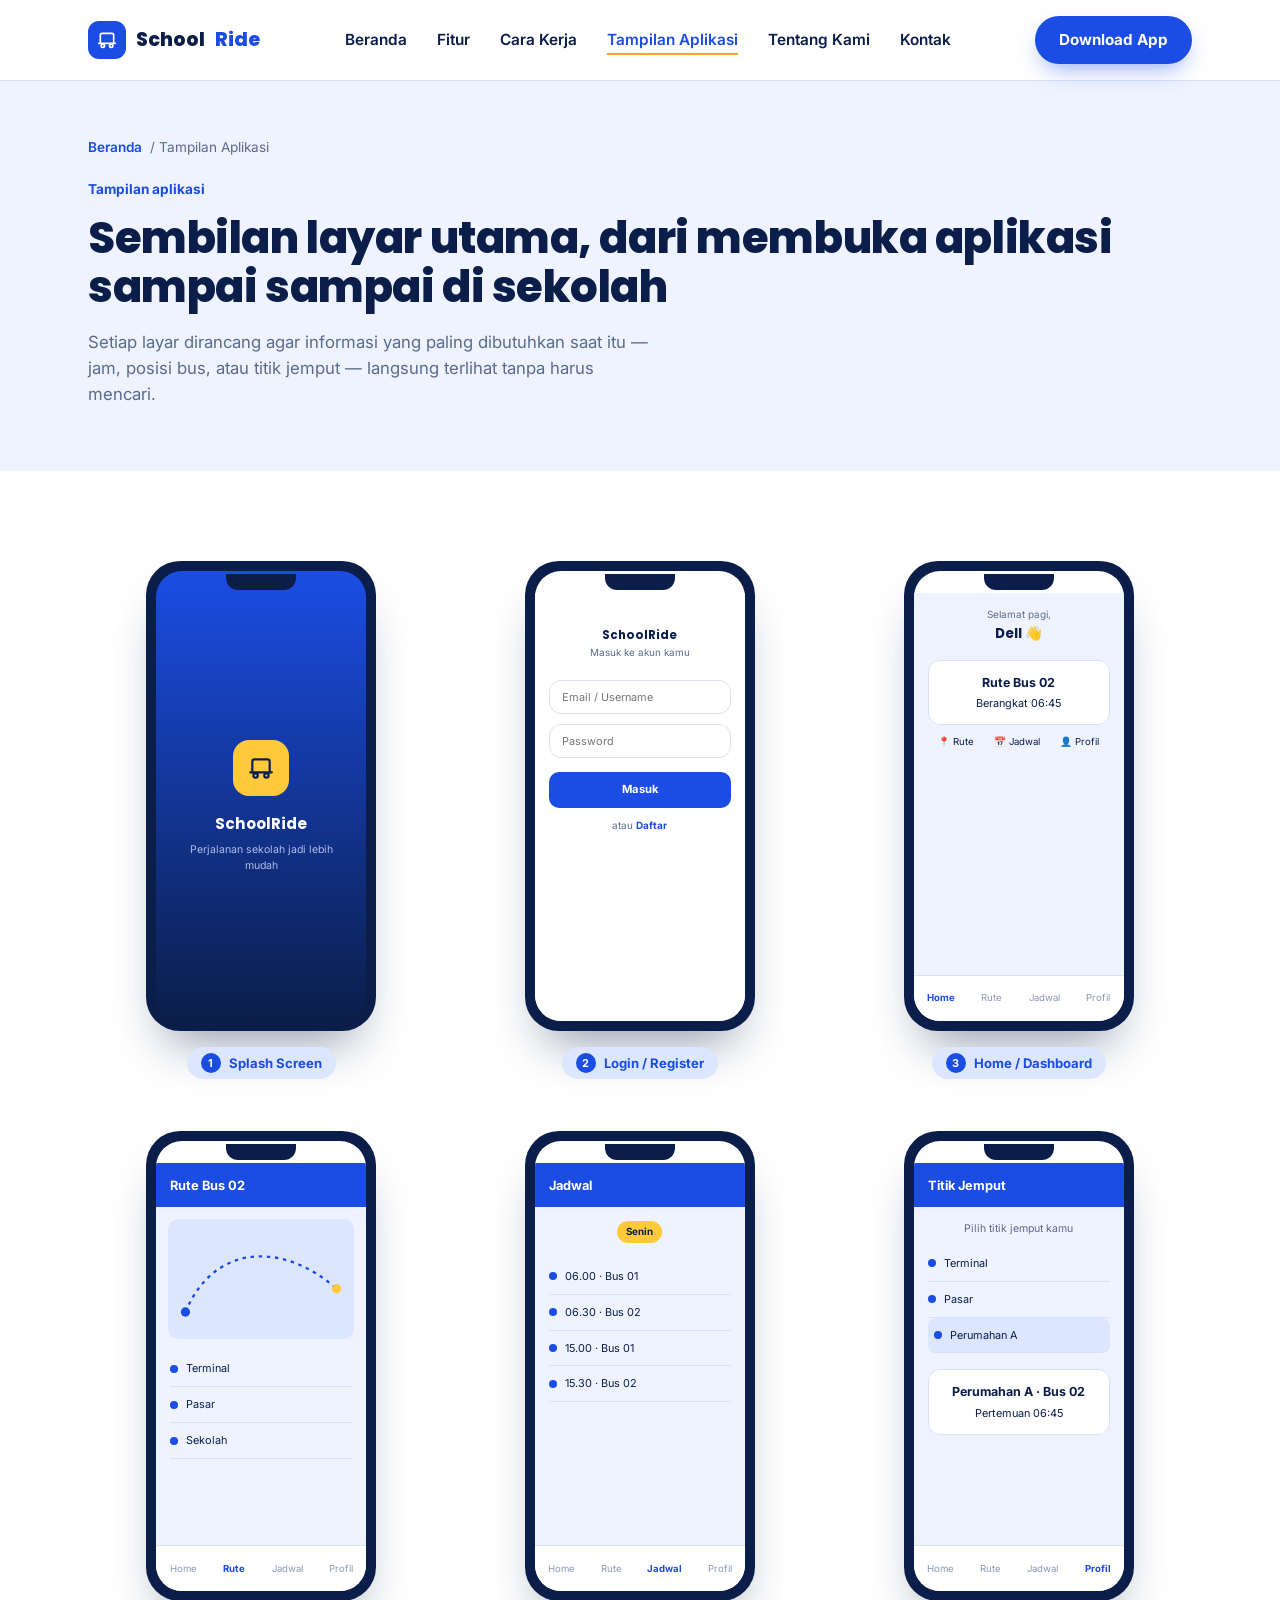
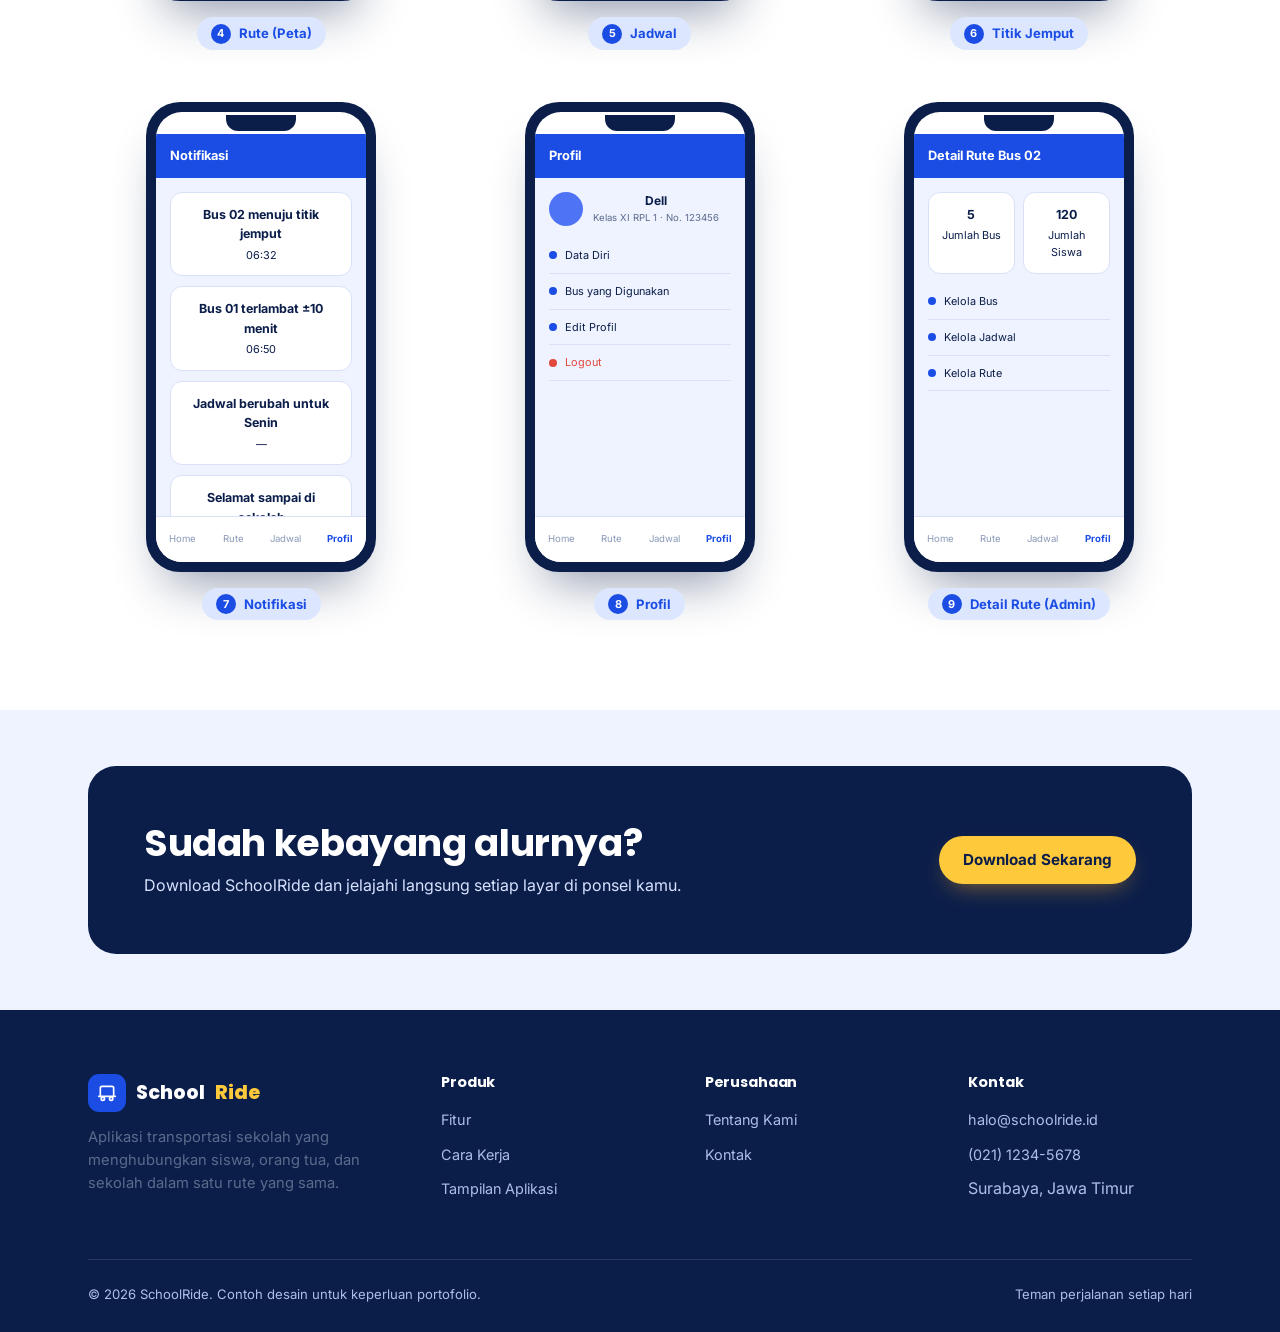
<file: tampilan.html>
<!DOCTYPE html>
<html lang="id">
<head>
<meta charset="UTF-8">
<meta name="viewport" content="width=device-width, initial-scale=1.0">
<title>Tampilan Aplikasi — SchoolRide</title>
<meta name="description" content="Sembilan tampilan utama aplikasi SchoolRide: splash screen, login, dashboard, rute, jadwal, titik jemput, notifikasi, profil, dan detail rute.">
<link rel="preconnect" href="https://fonts.googleapis.com">
<link href="https://fonts.googleapis.com/css2?family=Poppins:wght@600;700;800&family=Inter:wght@400;500;600;700&display=swap" rel="stylesheet">
<link rel="stylesheet" href="style.css">
<style>
  .screens-grid{ display:grid; grid-template-columns:repeat(3,1fr); gap:52px 32px; }
  .screens-grid .screen-item{ margin:0 auto; }
  @media (max-width:1024px){ .screens-grid{ grid-template-columns:repeat(2,1fr); } }
  @media (max-width:640px){ .screens-grid{ grid-template-columns:1fr; } }
</style>
</head>
<body>

<header class="site-header">
  <nav class="nav">
    <a href="index.html" class="brand">
      <span class="brand-mark"><svg width="20" height="20" viewBox="0 0 24 24" fill="none" stroke="#fff" stroke-width="2" stroke-linecap="round" stroke-linejoin="round"><path d="M4 16V6a2 2 0 0 1 2-2h12a2 2 0 0 1 2 2v10"/><path d="M2 16h20"/><circle cx="7" cy="19" r="2"/><circle cx="17" cy="19" r="2"/></svg></span>
      School<span>Ride</span>
    </a>
    <ul class="nav-links">
      <li><a href="index.html">Beranda</a></li>
      <li><a href="fitur.html">Fitur</a></li>
      <li><a href="cara-kerja.html">Cara Kerja</a></li>
      <li><a href="tampilan.html" class="active">Tampilan Aplikasi</a></li>
      <li><a href="tentang.html">Tentang Kami</a></li>
      <li><a href="kontak.html">Kontak</a></li>
    </ul>
    <div class="nav-cta">
      <a href="kontak.html" class="btn btn-primary">Download App</a>
      <button class="hamburger" aria-label="Menu"><span></span><span></span><span></span></button>
    </div>
  </nav>
</header>

<main>
  <section class="page-hero">
    <div class="wrap">
      <div class="breadcrumb"><a href="index.html">Beranda</a> / Tampilan Aplikasi</div>
      <span class="kicker">Tampilan aplikasi</span>
      <h1>Sembilan layar utama, dari membuka aplikasi sampai sampai di sekolah</h1>
      <p>Setiap layar dirancang agar informasi yang paling dibutuhkan saat itu — jam, posisi bus, atau titik jemput — langsung terlihat tanpa harus mencari.</p>
    </div>
  </section>

  <section class="section">
    <div class="wrap screens-grid">

      <!-- 1 Splash -->
      <div class="screen-item">
        <div class="phone">
          <div class="phone-screen" style="background:linear-gradient(180deg,#1B4DE4,#0B1E4A);">
            <div class="phone-notch"></div>
            <div style="flex:1;display:flex;flex-direction:column;align-items:center;justify-content:center;color:#fff;text-align:center;padding:20px;">
              <div style="width:56px;height:56px;border-radius:16px;background:#FFC93C;display:flex;align-items:center;justify-content:center;margin-bottom:16px;">
                <svg width="26" height="26" viewBox="0 0 24 24" fill="none" stroke="#0B1E4A" stroke-width="2" stroke-linecap="round" stroke-linejoin="round"><path d="M4 16V6a2 2 0 0 1 2-2h12a2 2 0 0 1 2 2v10"/><path d="M2 16h20"/><circle cx="7" cy="19" r="2"/><circle cx="17" cy="19" r="2"/></svg>
              </div>
              <b style="font-family:'Poppins';font-size:0.95rem;">SchoolRide</b>
              <span style="font-size:0.66rem;color:#AEBEE6;margin-top:6px;">Perjalanan sekolah jadi lebih mudah</span>
            </div>
          </div>
        </div>
        <span class="tag"><span class="num">1</span>Splash Screen</span>
      </div>

      <!-- 2 Login -->
      <div class="screen-item">
        <div class="phone">
          <div class="phone-screen">
            <div class="phone-notch"></div>
            <div class="phone-body" style="background:#fff;padding-top:26px;">
              <div class="center mt-8" style="margin-bottom:20px;">
                <b style="font-family:'Poppins';color:var(--navy);">SchoolRide</b>
                <div style="font-size:0.62rem;color:var(--slate);">Masuk ke akun kamu</div>
              </div>
              <div class="form-field" style="margin-bottom:10px;"><input style="padding:9px 12px;font-size:0.68rem;" placeholder="Email / Username"></div>
              <div class="form-field" style="margin-bottom:14px;"><input style="padding:9px 12px;font-size:0.68rem;" placeholder="Password" type="password"></div>
              <div style="background:var(--blue);color:#fff;text-align:center;border-radius:10px;padding:9px;font-size:0.7rem;font-weight:700;">Masuk</div>
              <div class="center" style="font-size:0.62rem;color:var(--slate);margin-top:10px;">atau <b style="color:var(--blue);">Daftar</b></div>
            </div>
          </div>
        </div>
        <span class="tag"><span class="num">2</span>Login / Register</span>
      </div>

      <!-- 3 Home -->
      <div class="screen-item">
        <div class="phone">
          <div class="phone-screen">
            <div class="phone-notch"></div>
            <div class="phone-body">
              <div style="font-size:0.62rem;color:var(--slate);">Selamat pagi,</div>
              <b style="font-family:'Poppins';font-size:0.85rem;">Dell 👋</b>
              <div class="phone-card mt-16"><b>Rute Bus 02</b>Berangkat 06:45</div>
              <div style="display:flex;justify-content:space-around;margin-top:6px;">
                <span style="font-size:0.6rem;color:var(--navy);">📍 Rute</span>
                <span style="font-size:0.6rem;color:var(--navy);">📅 Jadwal</span>
                <span style="font-size:0.6rem;color:var(--navy);">👤 Profil</span>
              </div>
            </div>
            <div class="phone-tabbar"><span class="active">Home</span><span>Rute</span><span>Jadwal</span><span>Profil</span></div>
          </div>
        </div>
        <span class="tag"><span class="num">3</span>Home / Dashboard</span>
      </div>

      <!-- 4 Rute Peta -->
      <div class="screen-item">
        <div class="phone">
          <div class="phone-screen">
            <div class="phone-notch"></div>
            <div class="phone-bar">Rute Bus 02</div>
            <div class="phone-body" style="padding:0;">
              <div style="height:120px;background:var(--sky-deep);position:relative;margin:12px;border-radius:10px;">
                <svg viewBox="0 0 160 100" style="position:absolute;inset:0;"><path d="M15,80 C 40,20 100,20 145,60" stroke="#1B4DE4" stroke-width="2" fill="none" stroke-dasharray="3 4"/><circle cx="15" cy="80" r="4" fill="#1B4DE4"/><circle cx="145" cy="60" r="4" fill="#FFC93C"/></svg>
              </div>
              <div style="padding:0 14px;">
                <div class="phone-row"><span class="pin"></span> Terminal</div>
                <div class="phone-row"><span class="pin"></span> Pasar</div>
                <div class="phone-row"><span class="pin"></span> Sekolah</div>
              </div>
            </div>
            <div class="phone-tabbar"><span>Home</span><span class="active">Rute</span><span>Jadwal</span><span>Profil</span></div>
          </div>
        </div>
        <span class="tag"><span class="num">4</span>Rute (Peta)</span>
      </div>

      <!-- 5 Jadwal -->
      <div class="screen-item">
        <div class="phone">
          <div class="phone-screen">
            <div class="phone-notch"></div>
            <div class="phone-bar">Jadwal</div>
            <div class="phone-body">
              <span class="phone-pill">Senin</span>
              <div class="phone-row mt-16"><span class="pin"></span> 06.00 · Bus 01</div>
              <div class="phone-row"><span class="pin"></span> 06.30 · Bus 02</div>
              <div class="phone-row"><span class="pin"></span> 15.00 · Bus 01</div>
              <div class="phone-row"><span class="pin"></span> 15.30 · Bus 02</div>
            </div>
            <div class="phone-tabbar"><span>Home</span><span>Rute</span><span class="active">Jadwal</span><span>Profil</span></div>
          </div>
        </div>
        <span class="tag"><span class="num">5</span>Jadwal</span>
      </div>

      <!-- 6 Titik Jemput -->
      <div class="screen-item">
        <div class="phone">
          <div class="phone-screen">
            <div class="phone-notch"></div>
            <div class="phone-bar">Titik Jemput</div>
            <div class="phone-body">
              <div style="font-size:0.66rem;color:var(--slate);margin-bottom:8px;">Pilih titik jemput kamu</div>
              <div class="phone-row"><span class="pin"></span> Terminal</div>
              <div class="phone-row"><span class="pin"></span> Pasar</div>
              <div class="phone-row" style="background:var(--sky-deep);border-radius:8px;padding-left:6px;"><span class="pin"></span> Perumahan A</div>
              <div class="phone-card mt-16"><b>Perumahan A · Bus 02</b>Pertemuan 06:45</div>
            </div>
            <div class="phone-tabbar"><span>Home</span><span>Rute</span><span>Jadwal</span><span class="active">Profil</span></div>
          </div>
        </div>
        <span class="tag"><span class="num">6</span>Titik Jemput</span>
      </div>

      <!-- 7 Notifikasi -->
      <div class="screen-item">
        <div class="phone">
          <div class="phone-screen">
            <div class="phone-notch"></div>
            <div class="phone-bar">Notifikasi</div>
            <div class="phone-body">
              <div class="phone-card"><b>Bus 02 menuju titik jemput</b>06:32</div>
              <div class="phone-card"><b>Bus 01 terlambat ±10 menit</b>06:50</div>
              <div class="phone-card"><b>Jadwal berubah untuk Senin</b>—</div>
              <div class="phone-card"><b>Selamat sampai di sekolah</b>07:05</div>
            </div>
            <div class="phone-tabbar"><span>Home</span><span>Rute</span><span>Jadwal</span><span class="active">Profil</span></div>
          </div>
        </div>
        <span class="tag"><span class="num">7</span>Notifikasi</span>
      </div>

      <!-- 8 Profil -->
      <div class="screen-item">
        <div class="phone">
          <div class="phone-screen">
            <div class="phone-notch"></div>
            <div class="phone-bar">Profil</div>
            <div class="phone-body">
              <div style="display:flex;align-items:center;gap:10px;margin-bottom:12px;">
                <div style="width:34px;height:34px;border-radius:50%;background:var(--blue-light);"></div>
                <div><b style="font-size:0.75rem;">Dell</b><div style="font-size:0.6rem;color:var(--slate);">Kelas XI RPL 1 · No. 123456</div></div>
              </div>
              <div class="phone-row"><span class="pin"></span> Data Diri</div>
              <div class="phone-row"><span class="pin"></span> Bus yang Digunakan</div>
              <div class="phone-row"><span class="pin"></span> Edit Profil</div>
              <div class="phone-row" style="color:#E2483D;"><span class="pin" style="background:#E2483D;"></span> Logout</div>
            </div>
            <div class="phone-tabbar"><span>Home</span><span>Rute</span><span>Jadwal</span><span class="active">Profil</span></div>
          </div>
        </div>
        <span class="tag"><span class="num">8</span>Profil</span>
      </div>

      <!-- 9 Detail Rute (admin) -->
      <div class="screen-item">
        <div class="phone">
          <div class="phone-screen">
            <div class="phone-notch"></div>
            <div class="phone-bar">Detail Rute Bus 02</div>
            <div class="phone-body">
              <div style="display:flex;gap:8px;margin-bottom:10px;">
                <div class="phone-card" style="flex:1;margin-bottom:0;"><b>5</b>Jumlah Bus</div>
                <div class="phone-card" style="flex:1;margin-bottom:0;"><b>120</b>Jumlah Siswa</div>
              </div>
              <div class="phone-row"><span class="pin"></span> Kelola Bus</div>
              <div class="phone-row"><span class="pin"></span> Kelola Jadwal</div>
              <div class="phone-row"><span class="pin"></span> Kelola Rute</div>
            </div>
            <div class="phone-tabbar"><span>Home</span><span>Rute</span><span>Jadwal</span><span class="active">Profil</span></div>
          </div>
        </div>
        <span class="tag"><span class="num">9</span>Detail Rute (Admin)</span>
      </div>

    </div>
  </section>

  <section class="section-tight section-sky">
    <div class="wrap">
      <div class="cta-band" style="background:var(--navy);">
        <div>
          <h2>Sudah kebayang alurnya?</h2>
          <p>Download SchoolRide dan jelajahi langsung setiap layar di ponsel kamu.</p>
        </div>
        <a href="kontak.html" class="btn btn-yellow">Download Sekarang</a>
      </div>
    </div>
  </section>
</main>

<footer class="site-footer">
  <div class="wrap">
    <div class="footer-grid">
      <div class="footer-brand">
        <a href="index.html" class="brand"><span class="brand-mark"><svg width="20" height="20" viewBox="0 0 24 24" fill="none" stroke="#fff" stroke-width="2" stroke-linecap="round" stroke-linejoin="round"><path d="M4 16V6a2 2 0 0 1 2-2h12a2 2 0 0 1 2 2v10"/><path d="M2 16h20"/><circle cx="7" cy="19" r="2"/><circle cx="17" cy="19" r="2"/></svg></span>School<span>Ride</span></a>
        <p>Aplikasi transportasi sekolah yang menghubungkan siswa, orang tua, dan sekolah dalam satu rute yang sama.</p>
      </div>
      <div class="footer-col">
        <h4>Produk</h4>
        <ul><li><a href="fitur.html">Fitur</a></li><li><a href="cara-kerja.html">Cara Kerja</a></li><li><a href="tampilan.html">Tampilan Aplikasi</a></li></ul>
      </div>
      <div class="footer-col">
        <h4>Perusahaan</h4>
        <ul><li><a href="tentang.html">Tentang Kami</a></li><li><a href="kontak.html">Kontak</a></li></ul>
      </div>
      <div class="footer-col">
        <h4>Kontak</h4>
        <ul><li><a href="mailto:halo@schoolride.id">halo@schoolride.id</a></li><li><a href="tel:+622112345678">(021) 1234-5678</a></li><li><span>Surabaya, Jawa Timur</span></li></ul>
      </div>
    </div>
    <div class="footer-bottom">
      <span>© 2026 SchoolRide. Contoh desain untuk keperluan portofolio.</span>
      <span>Teman perjalanan setiap hari</span>
    </div>
  </div>
</footer>

  <script src="main.js"></script>
</body>
</html>
</file>
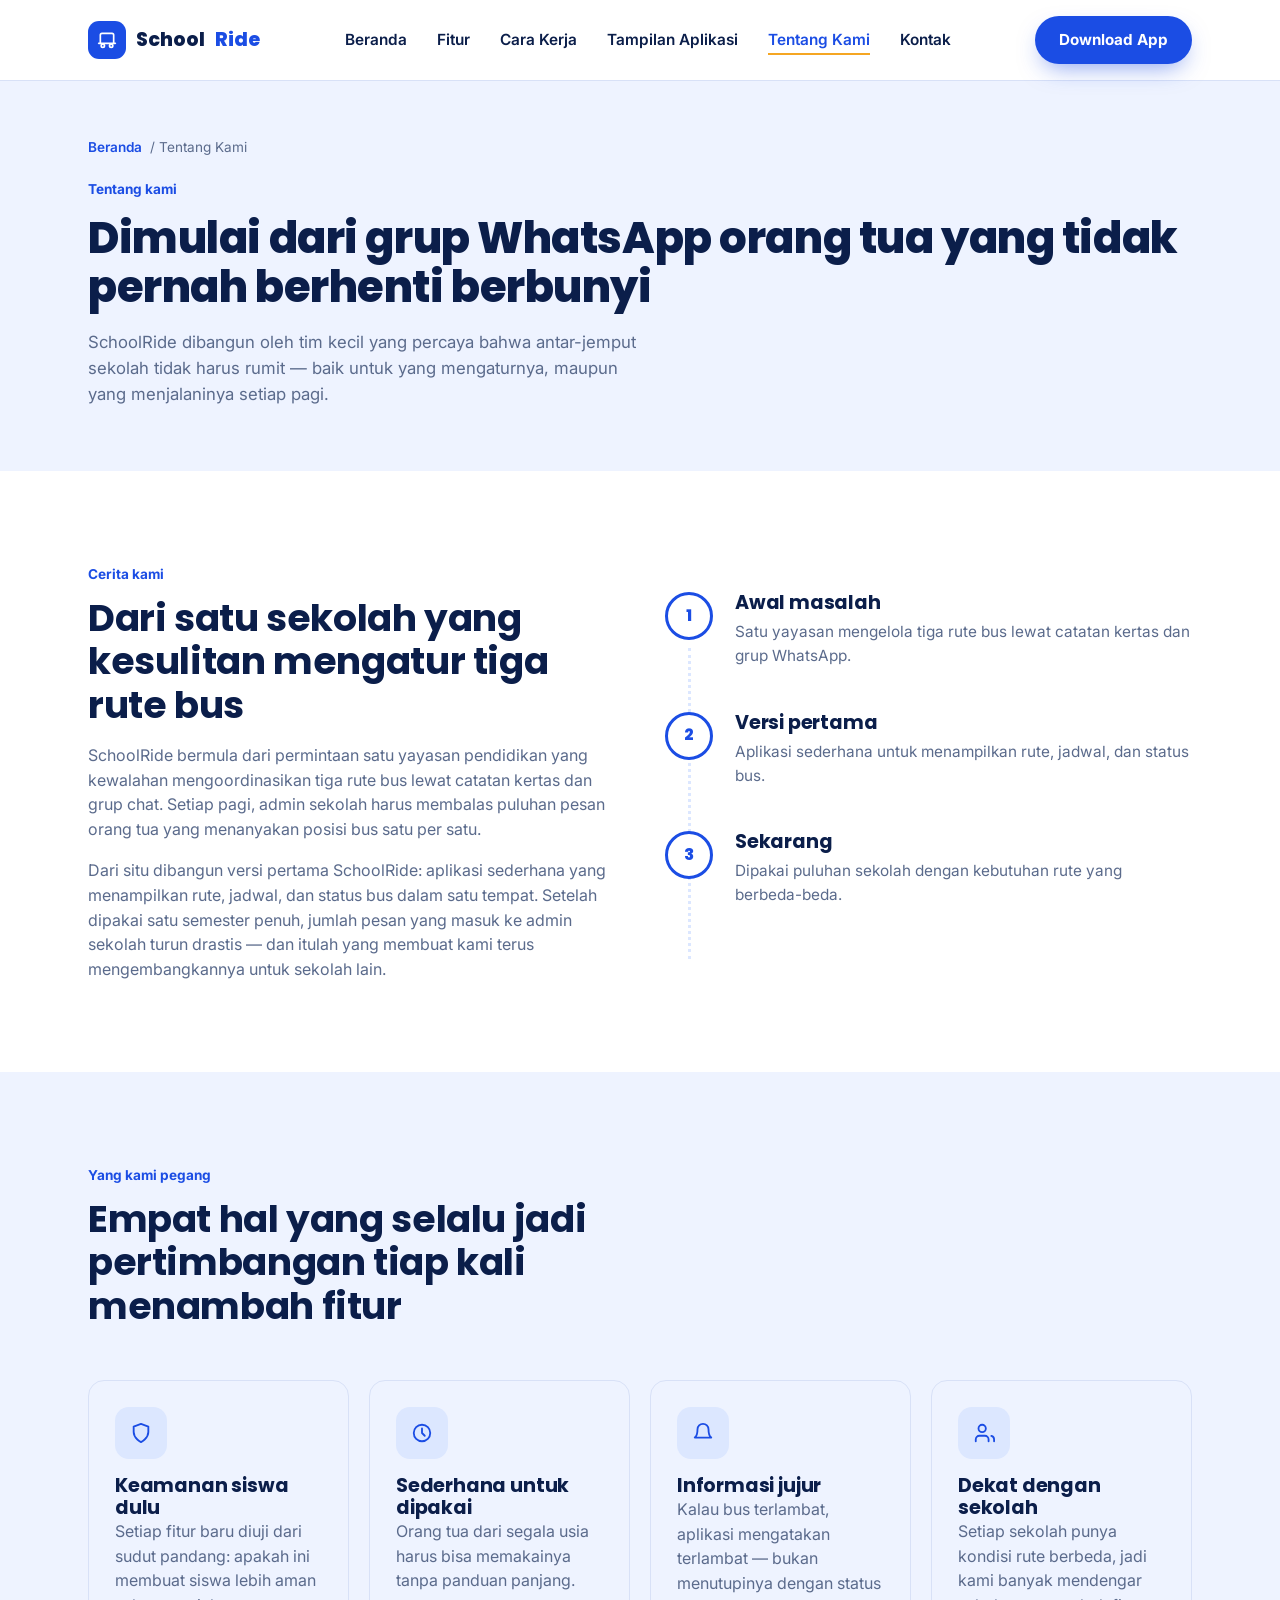
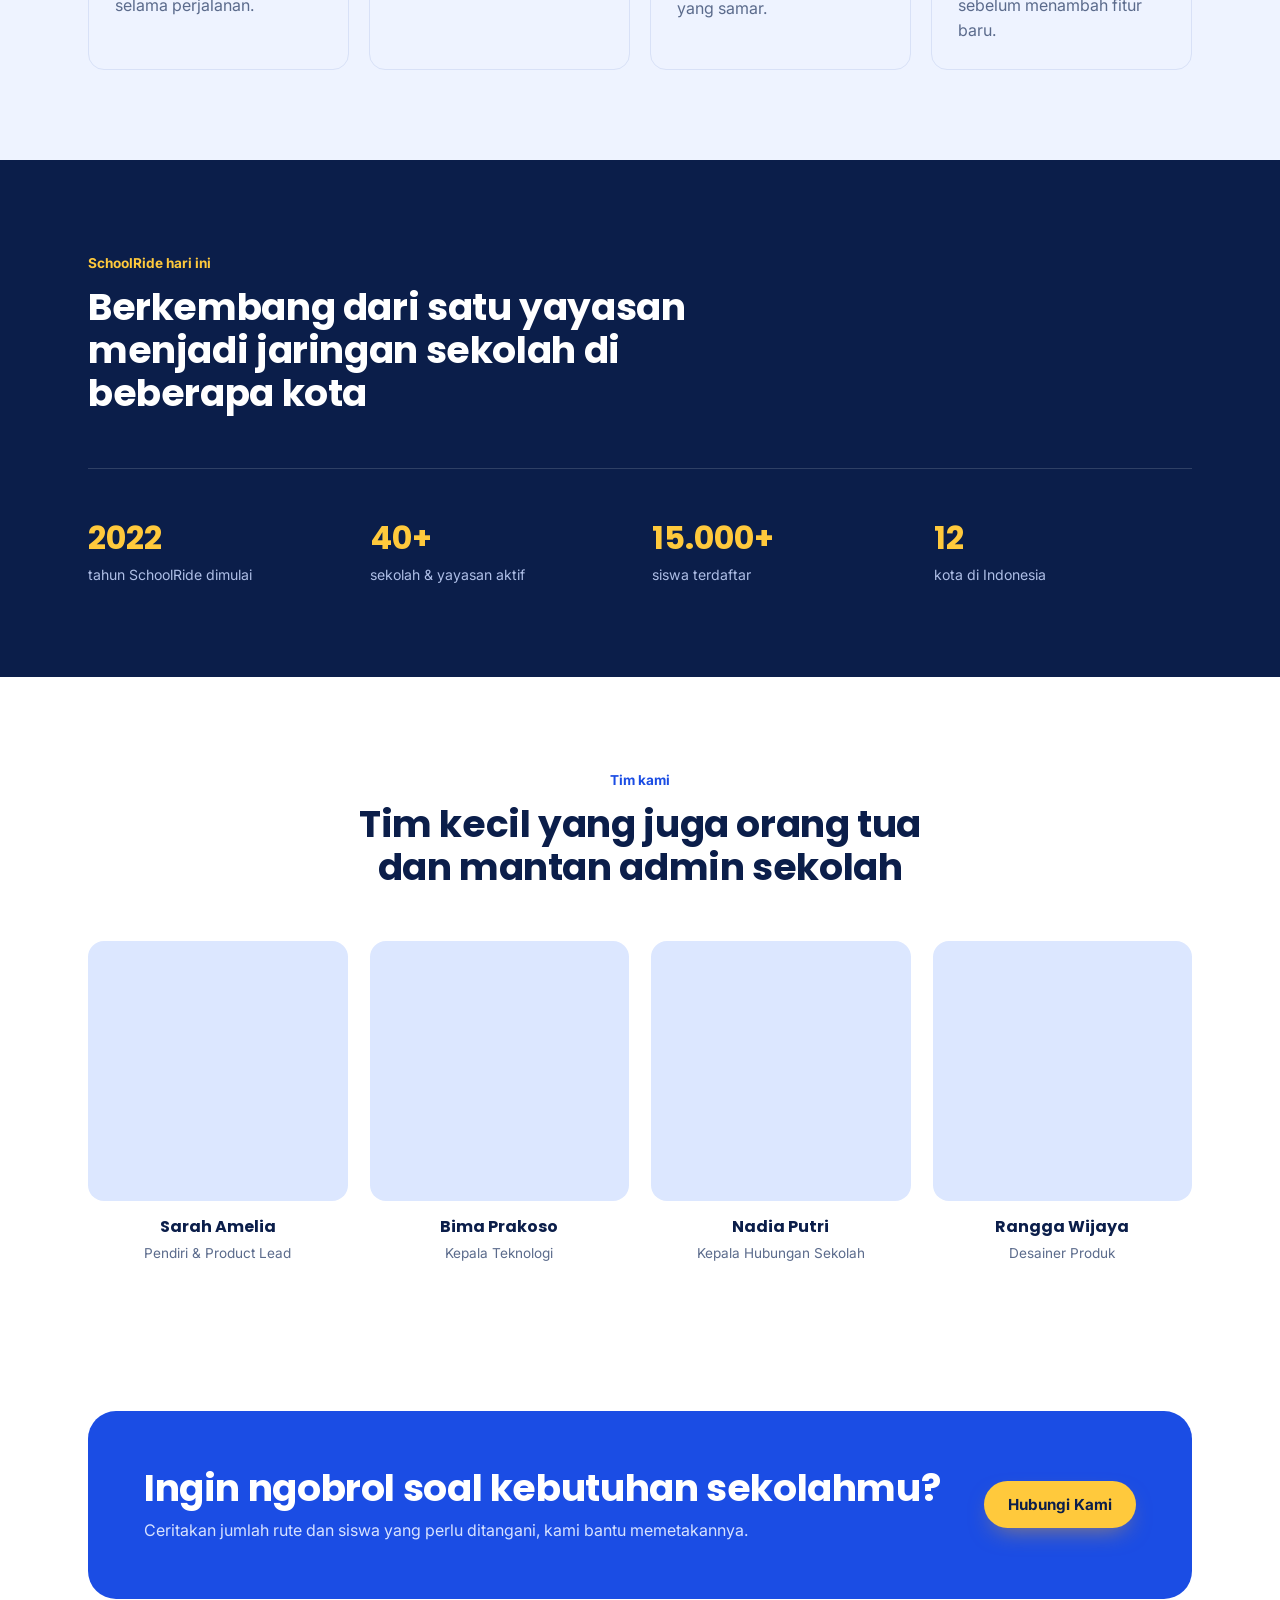
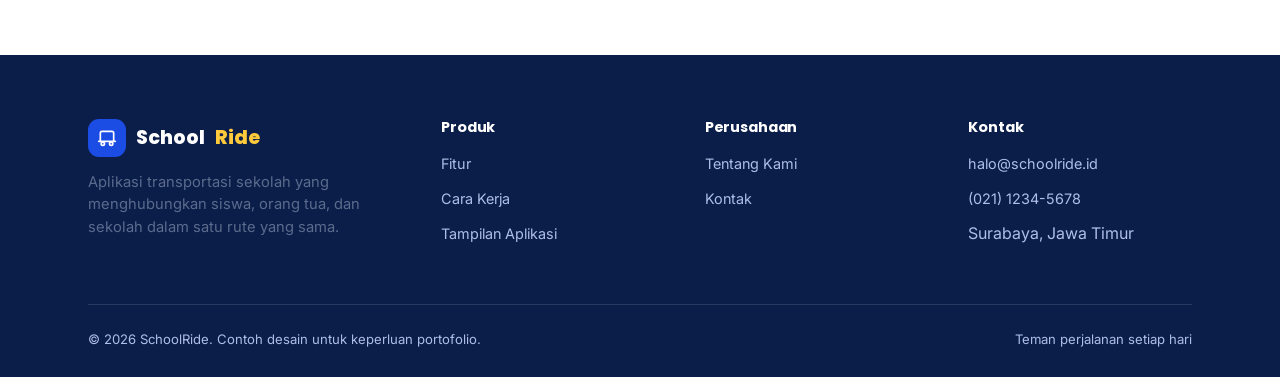
<file: tentang.html>
<!DOCTYPE html>
<html lang="id">
<head>
<meta charset="UTF-8">
<meta name="viewport" content="width=device-width, initial-scale=1.0">
<title>Tentang Kami — SchoolRide</title>
<meta name="description" content="SchoolRide dibangun untuk menyederhanakan transportasi sekolah — kenali cerita, nilai, dan tim di baliknya.">
<link rel="preconnect" href="https://fonts.googleapis.com">
<link href="https://fonts.googleapis.com/css2?family=Poppins:wght@600;700;800&family=Inter:wght@400;500;600;700&display=swap" rel="stylesheet">
<link rel="stylesheet" href="style.css">
</head>
<body>

<header class="site-header">
  <nav class="nav">
    <a href="index.html" class="brand">
      <span class="brand-mark"><svg width="20" height="20" viewBox="0 0 24 24" fill="none" stroke="#fff" stroke-width="2" stroke-linecap="round" stroke-linejoin="round"><path d="M4 16V6a2 2 0 0 1 2-2h12a2 2 0 0 1 2 2v10"/><path d="M2 16h20"/><circle cx="7" cy="19" r="2"/><circle cx="17" cy="19" r="2"/></svg></span>
      School<span>Ride</span>
    </a>
    <ul class="nav-links">
      <li><a href="index.html">Beranda</a></li>
      <li><a href="fitur.html">Fitur</a></li>
      <li><a href="cara-kerja.html">Cara Kerja</a></li>
      <li><a href="tampilan.html">Tampilan Aplikasi</a></li>
      <li><a href="tentang.html" class="active">Tentang Kami</a></li>
      <li><a href="kontak.html">Kontak</a></li>
    </ul>
    <div class="nav-cta">
      <a href="kontak.html" class="btn btn-primary">Download App</a>
      <button class="hamburger" aria-label="Menu"><span></span><span></span><span></span></button>
    </div>
  </nav>
</header>

<main>
  <section class="page-hero">
    <div class="wrap">
      <div class="breadcrumb"><a href="index.html">Beranda</a> / Tentang Kami</div>
      <span class="kicker">Tentang kami</span>
      <h1>Dimulai dari grup WhatsApp orang tua yang tidak pernah berhenti berbunyi</h1>
      <p>SchoolRide dibangun oleh tim kecil yang percaya bahwa antar-jemput sekolah tidak harus rumit — baik untuk yang mengaturnya, maupun yang menjalaninya setiap pagi.</p>
    </div>
  </section>

  <!-- STORY -->
  <section class="section">
    <div class="wrap grid-2">
      <div>
        <span class="kicker">Cerita kami</span>
        <h2>Dari satu sekolah yang kesulitan mengatur tiga rute bus</h2>
        <p class="mt-16">SchoolRide bermula dari permintaan satu yayasan pendidikan yang kewalahan mengoordinasikan tiga rute bus lewat catatan kertas dan grup chat. Setiap pagi, admin sekolah harus membalas puluhan pesan orang tua yang menanyakan posisi bus satu per satu.</p>
        <p class="mt-16">Dari situ dibangun versi pertama SchoolRide: aplikasi sederhana yang menampilkan rute, jadwal, dan status bus dalam satu tempat. Setelah dipakai satu semester penuh, jumlah pesan yang masuk ke admin sekolah turun drastis — dan itulah yang membuat kami terus mengembangkannya untuk sekolah lain.</p>
      </div>
      <div class="route-v">
        <div class="step">
          <div class="step-num">1</div>
          <div class="step-body"><h3>Awal masalah</h3><p>Satu yayasan mengelola tiga rute bus lewat catatan kertas dan grup WhatsApp.</p></div>
        </div>
        <div class="step">
          <div class="step-num">2</div>
          <div class="step-body"><h3>Versi pertama</h3><p>Aplikasi sederhana untuk menampilkan rute, jadwal, dan status bus.</p></div>
        </div>
        <div class="step">
          <div class="step-num">3</div>
          <div class="step-body"><h3>Sekarang</h3><p>Dipakai puluhan sekolah dengan kebutuhan rute yang berbeda-beda.</p></div>
        </div>
      </div>
    </div>
  </section>

  <!-- VALUES -->
  <section class="section section-sky">
    <div class="wrap">
      <div class="section-head">
        <span class="kicker">Yang kami pegang</span>
        <h2>Empat hal yang selalu jadi pertimbangan tiap kali menambah fitur</h2>
      </div>
      <div class="value-grid">
        <div class="value-card">
          <div class="feature-icon"><svg width="22" height="22" viewBox="0 0 24 24" fill="none" stroke="#1B4DE4" stroke-width="2" stroke-linecap="round" stroke-linejoin="round"><path d="M12 22s8-4 8-11V5l-8-3-8 3v6c0 7 8 11 8 11Z"/></svg></div>
          <h3>Keamanan siswa dulu</h3>
          <p>Setiap fitur baru diuji dari sudut pandang: apakah ini membuat siswa lebih aman selama perjalanan.</p>
        </div>
        <div class="value-card">
          <div class="feature-icon"><svg width="22" height="22" viewBox="0 0 24 24" fill="none" stroke="#1B4DE4" stroke-width="2" stroke-linecap="round" stroke-linejoin="round"><circle cx="12" cy="12" r="9"/><path d="M12 7v5l3 3"/></svg></div>
          <h3>Sederhana untuk dipakai</h3>
          <p>Orang tua dari segala usia harus bisa memakainya tanpa panduan panjang.</p>
        </div>
        <div class="value-card">
          <div class="feature-icon"><svg width="22" height="22" viewBox="0 0 24 24" fill="none" stroke="#1B4DE4" stroke-width="2" stroke-linecap="round" stroke-linejoin="round"><path d="M18 8a6 6 0 1 0-12 0c0 7-3 9-3 9h18s-3-2-3-9"/></svg></div>
          <h3>Informasi jujur</h3>
          <p>Kalau bus terlambat, aplikasi mengatakan terlambat — bukan menutupinya dengan status yang samar.</p>
        </div>
        <div class="value-card">
          <div class="feature-icon"><svg width="22" height="22" viewBox="0 0 24 24" fill="none" stroke="#1B4DE4" stroke-width="2" stroke-linecap="round" stroke-linejoin="round"><path d="M17 21v-2a4 4 0 0 0-4-4H7a4 4 0 0 0-4 4v2"/><circle cx="10" cy="7" r="4"/><path d="M23 21v-2a4 4 0 0 0-3-3.87"/></svg></div>
          <h3>Dekat dengan sekolah</h3>
          <p>Setiap sekolah punya kondisi rute berbeda, jadi kami banyak mendengar sebelum menambah fitur baru.</p>
        </div>
      </div>
    </div>
  </section>

  <!-- STATS -->
  <section class="section section-navy">
    <div class="wrap">
      <div class="section-head">
        <span class="kicker" style="color:var(--yellow);">SchoolRide hari ini</span>
        <h2>Berkembang dari satu yayasan menjadi jaringan sekolah di beberapa kota</h2>
      </div>
      <div class="stat-band">
        <div class="stat"><b>2022</b><span>tahun SchoolRide dimulai</span></div>
        <div class="stat"><b>40+</b><span>sekolah &amp; yayasan aktif</span></div>
        <div class="stat"><b>15.000+</b><span>siswa terdaftar</span></div>
        <div class="stat"><b>12</b><span>kota di Indonesia</span></div>
      </div>
    </div>
  </section>

  <!-- TEAM -->
  <section class="section">
    <div class="wrap">
      <div class="section-head center">
        <span class="kicker">Tim kami</span>
        <h2>Tim kecil yang juga orang tua dan mantan admin sekolah</h2>
      </div>
      <div class="team-grid">
        <div class="team-card"><div class="team-avatar"></div><b>Sarah Amelia</b><span>Pendiri &amp; Product Lead</span></div>
        <div class="team-card"><div class="team-avatar"></div><b>Bima Prakoso</b><span>Kepala Teknologi</span></div>
        <div class="team-card"><div class="team-avatar"></div><b>Nadia Putri</b><span>Kepala Hubungan Sekolah</span></div>
        <div class="team-card"><div class="team-avatar"></div><b>Rangga Wijaya</b><span>Desainer Produk</span></div>
      </div>
    </div>
  </section>

  <section class="section-tight">
    <div class="wrap">
      <div class="cta-band">
        <div>
          <h2>Ingin ngobrol soal kebutuhan sekolahmu?</h2>
          <p>Ceritakan jumlah rute dan siswa yang perlu ditangani, kami bantu memetakannya.</p>
        </div>
        <a href="kontak.html" class="btn btn-yellow">Hubungi Kami</a>
      </div>
    </div>
  </section>
</main>

<footer class="site-footer">
  <div class="wrap">
    <div class="footer-grid">
      <div class="footer-brand">
        <a href="index.html" class="brand"><span class="brand-mark"><svg width="20" height="20" viewBox="0 0 24 24" fill="none" stroke="#fff" stroke-width="2" stroke-linecap="round" stroke-linejoin="round"><path d="M4 16V6a2 2 0 0 1 2-2h12a2 2 0 0 1 2 2v10"/><path d="M2 16h20"/><circle cx="7" cy="19" r="2"/><circle cx="17" cy="19" r="2"/></svg></span>School<span>Ride</span></a>
        <p>Aplikasi transportasi sekolah yang menghubungkan siswa, orang tua, dan sekolah dalam satu rute yang sama.</p>
      </div>
      <div class="footer-col">
        <h4>Produk</h4>
        <ul><li><a href="fitur.html">Fitur</a></li><li><a href="cara-kerja.html">Cara Kerja</a></li><li><a href="tampilan.html">Tampilan Aplikasi</a></li></ul>
      </div>
      <div class="footer-col">
        <h4>Perusahaan</h4>
        <ul><li><a href="tentang.html">Tentang Kami</a></li><li><a href="kontak.html">Kontak</a></li></ul>
      </div>
      <div class="footer-col">
        <h4>Kontak</h4>
        <ul><li><a href="mailto:halo@schoolride.id">halo@schoolride.id</a></li><li><a href="tel:+622112345678">(021) 1234-5678</a></li><li><span>Surabaya, Jawa Timur</span></li></ul>
      </div>
    </div>
    <div class="footer-bottom">
      <span>© 2026 SchoolRide. Contoh desain untuk keperluan portofolio.</span>
      <span>Teman perjalanan setiap hari</span>
    </div>
  </div>
</footer>

<script src="main.js"></script>
</body>
</html>
</file>
<file: style.css>
/* =========================================================
   SchoolRide — shared stylesheet
   Tokens
   ========================================================= */
:root{
  --navy:        #0B1E4A;
  --blue:        #1B4DE4;
  --blue-light:  #4E74F5;
  --sky:         #EEF3FF;
  --sky-deep:    #DCE7FF;
  --yellow:      #FFC93C;
  --yellow-deep: #F5A623;
  --slate:       #5B6B8C;
  --slate-light: #8B9AB8;
  --white:       #FFFFFF;
  --line:        #D8E1F7;

  --font-head: 'Poppins', sans-serif;
  --font-body: 'Inter', sans-serif;

  --radius-sm: 10px;
  --radius-md: 16px;
  --radius-lg: 28px;
  --container: 1160px;
}

*{ box-sizing:border-box; margin:0; padding:0; }
html{ scroll-behavior:smooth; }
body{
  font-family:var(--font-body);
  color:var(--navy);
  background:var(--white);
  line-height:1.55;
  -webkit-font-smoothing:antialiased;
}
img,svg{ display:block; max-width:100%; }
a{ color:inherit; text-decoration:none; }
ul{ list-style:none; }
button{ font-family:inherit; cursor:pointer; border:none; background:none; }

.wrap{
  width:100%;
  max-width:var(--container);
  margin:0 auto;
  padding:0 28px;
}

h1,h2,h3,h4{ font-family:var(--font-head); line-height:1.15; letter-spacing:-0.01em; }
h1{ font-size:clamp(2.1rem, 4vw, 3.2rem); font-weight:800; }
h2{ font-size:clamp(1.7rem, 3vw, 2.35rem); font-weight:700; }
h3{ font-size:1.2rem; font-weight:700; }
p{ color:var(--slate); }

:focus-visible{
  outline:3px solid var(--yellow-deep);
  outline-offset:2px;
}

@media (prefers-reduced-motion: reduce){
  *{ animation-duration:0.001ms !important; animation-iteration-count:1 !important; transition-duration:0.001ms !important; scroll-behavior:auto !important; }
}

/* =========================================================
   Header / nav
   ========================================================= */
.site-header{
  position:sticky; top:0; z-index:50;
  background:rgba(255,255,255,0.92);
  backdrop-filter:blur(10px);
  border-bottom:1px solid var(--line);
}
.nav{
  display:flex; align-items:center; justify-content:space-between;
  padding:16px 28px;
  max-width:var(--container); margin:0 auto;
}
.brand{ display:flex; align-items:center; gap:10px; font-family:var(--font-head); font-weight:800; font-size:1.2rem; color:var(--navy); }
.brand-mark{
  width:38px; height:38px; border-radius:11px;
  background:var(--blue);
  display:flex; align-items:center; justify-content:center;
  flex-shrink:0;
}
.brand span{ color:var(--blue); }

.nav-links{ display:flex; align-items:center; gap:30px; }
.nav-links a{
  font-size:0.96rem; font-weight:600; color:var(--navy);
  position:relative; padding:6px 0;
}
.nav-links a::after{
  content:''; position:absolute; left:0; bottom:0; width:0; height:2px;
  background:var(--yellow-deep); transition:width .25s ease;
}
.nav-links a:hover::after, .nav-links a.active::after{ width:100%; }
.nav-links a.active{ color:var(--blue); }

.nav-cta{ display:flex; align-items:center; gap:14px; }

.btn{
  display:inline-flex; align-items:center; justify-content:center; gap:8px;
  padding:12px 24px; border-radius:999px;
  font-weight:700; font-size:0.95rem;
  transition:transform .18s ease, box-shadow .18s ease, background .18s ease;
  white-space:nowrap;
}
.btn-primary{ background:var(--blue); color:var(--white); box-shadow:0 10px 24px -8px rgba(27,77,228,0.55); }
.btn-primary:hover{ background:#1640c9; transform:translateY(-2px); }
.btn-ghost{ color:var(--navy); font-weight:600; }
.btn-ghost:hover{ color:var(--blue); }
.btn-outline{ border:1.5px solid var(--line); color:var(--navy); }
.btn-outline:hover{ border-color:var(--blue); color:var(--blue); }
.btn-yellow{ background:var(--yellow); color:var(--navy); box-shadow:0 10px 24px -10px rgba(245,166,35,0.6); }
.btn-yellow:hover{ background:var(--yellow-deep); transform:translateY(-2px); }

.hamburger{ display:none; flex-direction:column; gap:5px; padding:6px; }
.hamburger span{ width:24px; height:2.5px; background:var(--navy); border-radius:2px; }

/* =========================================================
   Route motif — the recurring structural device
   ========================================================= */
.route-line{
  position:relative;
  display:flex; align-items:center; gap:6px;
}
.route-line .track{
  flex:1; height:0; border-top:3px dotted var(--sky-deep);
}
.stop-dot{
  width:12px; height:12px; border-radius:50%;
  background:var(--white); border:3px solid var(--blue);
  flex-shrink:0;
}
.stop-dot.end{ background:var(--yellow); border-color:var(--yellow-deep); }

/* vertical route line, used on cara-kerja steps */
.route-v{ position:relative; }
.route-v::before{
  content:''; position:absolute; left:23px; top:56px; bottom:-8px; width:0;
  border-left:3px dotted var(--sky-deep);
}
.route-v .step:last-child::before{ display:none; }

/* =========================================================
   Hero
   ========================================================= */
.hero{
  position:relative;
  background:linear-gradient(180deg, var(--sky) 0%, #FFFFFF 100%);
  overflow:hidden;
  padding:64px 0 40px;
}
.hero-grid{
  display:grid; grid-template-columns:1.05fr 0.95fr; gap:48px; align-items:center;
}
.eyebrow-route{
  display:inline-flex; align-items:center; gap:10px;
  font-size:0.85rem; font-weight:700; color:var(--blue);
  background:var(--sky-deep); border-radius:999px; padding:7px 16px 7px 10px;
  margin-bottom:22px;
}
.eyebrow-route .dot{ width:7px; height:7px; border-radius:50%; background:var(--blue); }
.hero h1{ color:var(--navy); margin-bottom:18px; }
.hero h1 .accent{ color:var(--blue); }
.hero-sub{ font-size:1.08rem; max-width:480px; margin-bottom:30px; }
.hero-actions{ display:flex; gap:14px; margin-bottom:34px; flex-wrap:wrap; }
.hero-stats{ display:flex; gap:30px; flex-wrap:wrap; }
.hero-stats .stat b{ display:block; font-family:var(--font-head); font-size:1.5rem; color:var(--navy); }
.hero-stats .stat span{ font-size:0.85rem; color:var(--slate); }

.hero-visual{ position:relative; display:flex; justify-content:center; }
.hero-route-svg{ width:100%; max-width:440px; }
.bus-token{
  position:absolute; width:46px; height:46px; border-radius:50%;
  background:var(--yellow); display:flex; align-items:center; justify-content:center;
  box-shadow:0 12px 22px -8px rgba(245,166,35,0.7);
  animation:travel 7s ease-in-out infinite;
  offset-path: path("M40,210 C 40,90 140,40 220,40 S 400,90 400,210 S 300,380 220,380 S 40,330 40,210");
  animation-name: travel-offset;
}
@keyframes travel-offset{
  0%{ offset-distance:0%; }
  100%{ offset-distance:100%; }
}
@media (prefers-reduced-motion: reduce){ .bus-token{ animation:none; offset-distance:20%; } }

/* =========================================================
   Section scaffolding
   ========================================================= */
.section{ padding:90px 0; }
.section-tight{ padding:56px 0; }
.section-navy{ background:var(--navy); color:var(--white); }
.section-navy p{ color:#AEBEE6; }
.section-navy h2, .section-navy h3{ color:var(--white); }
.section-sky{ background:var(--sky); }

.section-head{ max-width:640px; margin-bottom:52px; }
.section-head.center{ margin-left:auto; margin-right:auto; text-align:center; }
.section-head p{ margin-top:14px; font-size:1.05rem; }

.kicker{
  display:inline-block; font-size:0.85rem; font-weight:700; color:var(--blue);
  margin-bottom:12px;
}

/* =========================================================
   Feature grid — deliberately uneven, not identical cards
   ========================================================= */
.feature-grid{
  display:grid; grid-template-columns:repeat(3,1fr); gap:22px;
}
.feature-card{
  background:var(--white); border:1px solid var(--line); border-radius:var(--radius-md);
  padding:30px 26px; transition:transform .2s ease, box-shadow .2s ease;
}
.feature-card:hover{ transform:translateY(-4px); box-shadow:0 20px 40px -24px rgba(11,30,74,0.25); }
.feature-card.wide{ grid-column:span 2; display:flex; gap:24px; align-items:flex-start; }
.feature-icon{
  width:52px; height:52px; border-radius:14px;
  background:var(--sky-deep); display:flex; align-items:center; justify-content:center;
  margin-bottom:18px; flex-shrink:0;
}
.feature-card.wide .feature-icon{ margin-bottom:0; }
.feature-card h3{ margin-bottom:8px; color:var(--navy); }
.feature-card p{ font-size:0.95rem; }

/* =========================================================
   Phone mockups — CSS-drawn, reused across pages
   ========================================================= */
.phone{
  width:230px; height:470px; border-radius:34px;
  background:var(--navy); padding:10px;
  box-shadow:0 30px 50px -20px rgba(11,30,74,0.45);
  flex-shrink:0;
}
.phone-screen{
  width:100%; height:100%; border-radius:26px; background:var(--white);
  overflow:hidden; position:relative; display:flex; flex-direction:column;
  font-size:0.72rem;
}
.phone-notch{
  height:22px; display:flex; align-items:center; justify-content:center;
  background:transparent; position:relative; z-index:2;
}
.phone-notch::before{
  content:''; width:70px; height:16px; background:var(--navy); border-radius:0 0 12px 12px;
}
.phone-bar{ height:44px; background:var(--blue); display:flex; align-items:center; gap:8px; padding:0 14px; color:#fff; font-weight:700; font-size:0.8rem; }
.phone-body{ flex:1; padding:14px; overflow:hidden; background:var(--sky); }
.phone-card{
  background:#fff; border-radius:12px; padding:12px; margin-bottom:10px;
  border:1px solid var(--line); font-size:0.68rem; color:var(--navy);
}
.phone-card b{ display:block; font-size:0.78rem; margin-bottom:3px; }
.phone-row{ display:flex; align-items:center; gap:8px; padding:9px 0; border-bottom:1px solid var(--line); font-size:0.68rem; }
.phone-row .pin{ width:8px; height:8px; border-radius:50%; background:var(--blue); flex-shrink:0; }
.phone-tabbar{ height:46px; background:#fff; border-top:1px solid var(--line); display:flex; align-items:center; justify-content:space-around; font-size:0.6rem; color:var(--slate-light); }
.phone-tabbar .active{ color:var(--blue); font-weight:700; }
.phone-pill{ display:inline-block; background:var(--yellow); color:var(--navy); font-weight:700; font-size:0.62rem; border-radius:999px; padding:3px 9px; }

/* =========================================================
   Steps (cara kerja)
   ========================================================= */
.step{ display:flex; gap:22px; padding-bottom:44px; position:relative; }
.step-num{
  width:48px; height:48px; border-radius:50%; background:var(--white);
  border:3px solid var(--blue); color:var(--blue); font-family:var(--font-head);
  font-weight:800; display:flex; align-items:center; justify-content:center;
  flex-shrink:0; z-index:1;
}
.step-body h3{ margin-bottom:6px; }
.step-body p{ font-size:0.96rem; max-width:520px; }

/* =========================================================
   Stat band
   ========================================================= */
.stat-band{
  display:grid; grid-template-columns:repeat(4,1fr); gap:24px;
  border-top:1px solid rgba(255,255,255,0.15); padding-top:44px;
}
.stat-band .stat b{ font-family:var(--font-head); font-size:2rem; display:block; color:var(--yellow); }
.stat-band .stat span{ font-size:0.88rem; color:#AEBEE6; }

/* =========================================================
   Testimonials
   ========================================================= */
.testimonial-grid{ display:grid; grid-template-columns:repeat(3,1fr); gap:22px; }
.testimonial{
  background:var(--sky); border-radius:var(--radius-md); padding:28px;
}
.testimonial p{ color:var(--navy); font-size:0.98rem; margin-bottom:18px; }
.t-person{ display:flex; align-items:center; gap:12px; }
.t-avatar{ width:40px; height:40px; border-radius:50%; background:var(--blue-light); flex-shrink:0; }
.t-person b{ display:block; font-size:0.9rem; }
.t-person span{ font-size:0.8rem; color:var(--slate); }

/* =========================================================
   CTA band
   ========================================================= */
.cta-band{
  background:var(--blue); border-radius:var(--radius-lg);
  padding:56px; display:flex; align-items:center; justify-content:space-between; gap:30px;
  color:var(--white);
}
.cta-band h2{ color:var(--white); margin-bottom:8px; }
.cta-band p{ color:#D7E2FF; }
.store-badges{ display:flex; gap:12px; flex-wrap:wrap; }
.store-badge{
  display:flex; align-items:center; gap:9px; background:var(--navy); color:#fff;
  padding:10px 18px; border-radius:12px; font-size:0.8rem;
}
.store-badge b{ display:block; font-size:0.95rem; font-family:var(--font-head); }

/* =========================================================
   Footer
   ========================================================= */
.site-footer{ background:var(--navy); color:#AEBEE6; padding:64px 0 28px; }
.footer-grid{ display:grid; grid-template-columns:1.4fr 1fr 1fr 1fr; gap:40px; margin-bottom:48px; }
.footer-brand .brand{ color:#fff; margin-bottom:14px; }
.footer-brand .brand span{ color:var(--yellow); }
.footer-brand p{ max-width:280px; font-size:0.92rem; }
.footer-col h4{ color:#fff; font-size:0.9rem; margin-bottom:16px; }
.footer-col ul li{ margin-bottom:10px; }
.footer-col a{ font-size:0.9rem; color:#AEBEE6; }
.footer-col a:hover{ color:var(--yellow); }
.footer-bottom{
  border-top:1px solid rgba(255,255,255,0.12); padding-top:24px;
  display:flex; justify-content:space-between; font-size:0.82rem; flex-wrap:wrap; gap:12px;
}

/* =========================================================
   Page hero (secondary pages)
   ========================================================= */
.page-hero{ background:var(--sky); padding:56px 0 64px; text-align:left; }
.page-hero .kicker{ margin-bottom:14px; }
.page-hero h1{ font-size:clamp(1.9rem,3.6vw,2.7rem); }
.page-hero p{ max-width:560px; font-size:1.05rem; margin-top:16px; }
.breadcrumb{ font-size:0.85rem; color:var(--slate); margin-bottom:18px; display:flex; align-items:center; gap:8px; }
.breadcrumb a{ color:var(--blue); font-weight:600; }

/* =========================================================
   Compare table (fitur page)
   ========================================================= */
.role-tabs{ display:flex; gap:10px; margin-bottom:36px; flex-wrap:wrap; }
.role-tab{
  padding:10px 20px; border-radius:999px; border:1.5px solid var(--line);
  font-weight:600; font-size:0.9rem; color:var(--slate);
}
.role-tab.active{ background:var(--blue); border-color:var(--blue); color:#fff; }

.detail-row{
  display:grid; grid-template-columns:0.9fr 1.4fr; gap:40px; align-items:center;
  padding:52px 0; border-bottom:1px solid var(--line);
}
.detail-row:first-child{ padding-top:0; }
.detail-row:last-child{ border-bottom:none; }
.detail-row.reverse{ direction:rtl; }
.detail-row.reverse > *{ direction:ltr; }
.detail-num{ font-family:var(--font-head); font-size:0.95rem; font-weight:700; color:var(--blue-light); margin-bottom:10px; display:block; }
.detail-row ul{ margin-top:18px; }
.detail-row ul li{ display:flex; gap:10px; font-size:0.95rem; color:var(--navy); margin-bottom:10px; align-items:flex-start; }
.detail-row ul li .pin{ width:8px; height:8px; border-radius:50%; background:var(--blue); margin-top:7px; flex-shrink:0; }

/* =========================================================
   Screens showcase (tampilan page)
   ========================================================= */
.screens-strip{ display:flex; gap:24px; overflow-x:auto; padding:8px 4px 24px; scroll-snap-type:x mandatory; }
.screen-item{ scroll-snap-align:start; text-align:center; flex-shrink:0; }
.screen-item .tag{
  display:inline-flex; align-items:center; gap:8px; margin-top:16px;
  background:var(--sky-deep); color:var(--blue); font-weight:700; font-size:0.82rem;
  border-radius:999px; padding:6px 14px;
}
.screen-item .tag .num{
  width:20px; height:20px; border-radius:50%; background:var(--blue); color:#fff;
  display:flex; align-items:center; justify-content:center; font-size:0.68rem;
}

/* =========================================================
   About / values
   ========================================================= */
.value-grid{ display:grid; grid-template-columns:repeat(4,1fr); gap:20px; }
.value-card{ padding:26px; border-radius:var(--radius-md); border:1px solid var(--line); }
.value-card .feature-icon{ margin-bottom:16px; }

.timeline{ position:relative; padding-left:0; }
.timeline .step-num{ background:var(--blue); color:#fff; border-color:var(--blue); }

.team-grid{ display:grid; grid-template-columns:repeat(4,1fr); gap:22px; }
.team-card{ text-align:center; }
.team-avatar{ width:100%; aspect-ratio:1; border-radius:var(--radius-md); background:var(--sky-deep); margin-bottom:14px; }
.team-card b{ display:block; font-family:var(--font-head); }
.team-card span{ font-size:0.85rem; color:var(--slate); }

/* =========================================================
   Contact page
   ========================================================= */
.contact-grid{ display:grid; grid-template-columns:1fr 1fr; gap:50px; }
.contact-info-card{
  background:var(--sky); border-radius:var(--radius-md); padding:30px; margin-bottom:16px;
  display:flex; gap:16px; align-items:flex-start;
}
.form-field{ margin-bottom:20px; }
.form-field label{ display:block; font-size:0.88rem; font-weight:600; margin-bottom:8px; color:var(--navy); }
.form-field input, .form-field textarea, .form-field select{
  width:100%; padding:13px 16px; border-radius:12px; border:1.5px solid var(--line);
  font-family:inherit; font-size:0.95rem; color:var(--navy); background:#fff;
}
.form-field input:focus, .form-field textarea:focus{ border-color:var(--blue); }
.form-field textarea{ resize:vertical; min-height:120px; }

.faq-item{ border-bottom:1px solid var(--line); padding:22px 0; }
.faq-q{ display:flex; justify-content:space-between; align-items:center; cursor:pointer; font-weight:700; font-family:var(--font-head); font-size:1rem; }
.faq-q .plus{ font-size:1.4rem; color:var(--blue); transition:transform .2s ease; flex-shrink:0; margin-left:16px; }
.faq-item.open .plus{ transform:rotate(45deg); }
.faq-a{ max-height:0; overflow:hidden; transition:max-height .25s ease; }
.faq-a p{ padding-top:14px; font-size:0.94rem; }
.faq-item.open .faq-a{ max-height:220px; }

/* =========================================================
   Utility
   ========================================================= */
.grid-2{ display:grid; grid-template-columns:1fr 1fr; gap:50px; align-items:center; }
.mt-8{ margin-top:8px; } .mt-16{ margin-top:16px; } .mt-24{ margin-top:24px; } .mt-40{margin-top:40px;}
.center{ text-align:center; }
.tag-pill{ display:inline-flex; align-items:center; gap:7px; background:var(--sky-deep); color:var(--blue); font-weight:700; font-size:0.78rem; border-radius:999px; padding:5px 13px; margin-bottom:14px; }

/* =========================================================
   Responsive
   ========================================================= */
@media (max-width:1024px){
  .feature-grid{ grid-template-columns:repeat(2,1fr); }
  .feature-card.wide{ grid-column:span 2; }
  .value-grid{ grid-template-columns:repeat(2,1fr); }
  .team-grid{ grid-template-columns:repeat(2,1fr); }
  .testimonial-grid{ grid-template-columns:1fr; }
  .stat-band{ grid-template-columns:repeat(2,1fr); row-gap:30px; }
}
@media (max-width:900px){
  .hero-grid, .grid-2{ grid-template-columns:1fr; }
  .hero-visual{ order:-1; }
  .detail-row, .detail-row.reverse{ grid-template-columns:1fr; direction:ltr; }
  .contact-grid{ grid-template-columns:1fr; }
  .cta-band{ flex-direction:column; text-align:center; }
}
@media (max-width:760px){
  .nav-links{
    position:fixed; top:70px; left:0; right:0; background:#fff; flex-direction:column;
    padding:20px 28px; gap:18px; border-bottom:1px solid var(--line);
    transform:translateY(-120%); transition:transform .25s ease; z-index:40;
  }
  .nav-links.open{ transform:translateY(0); }
  .nav-cta .btn-primary{ padding:10px 16px; font-size:0.85rem; }
  .hamburger{ display:flex; }
  .footer-grid{ grid-template-columns:1fr 1fr; }
  .value-grid, .team-grid{ grid-template-columns:1fr; }
  .feature-grid{ grid-template-columns:1fr; }
  .feature-card.wide{ grid-column:span 1; flex-direction:column; }
}
</file>
